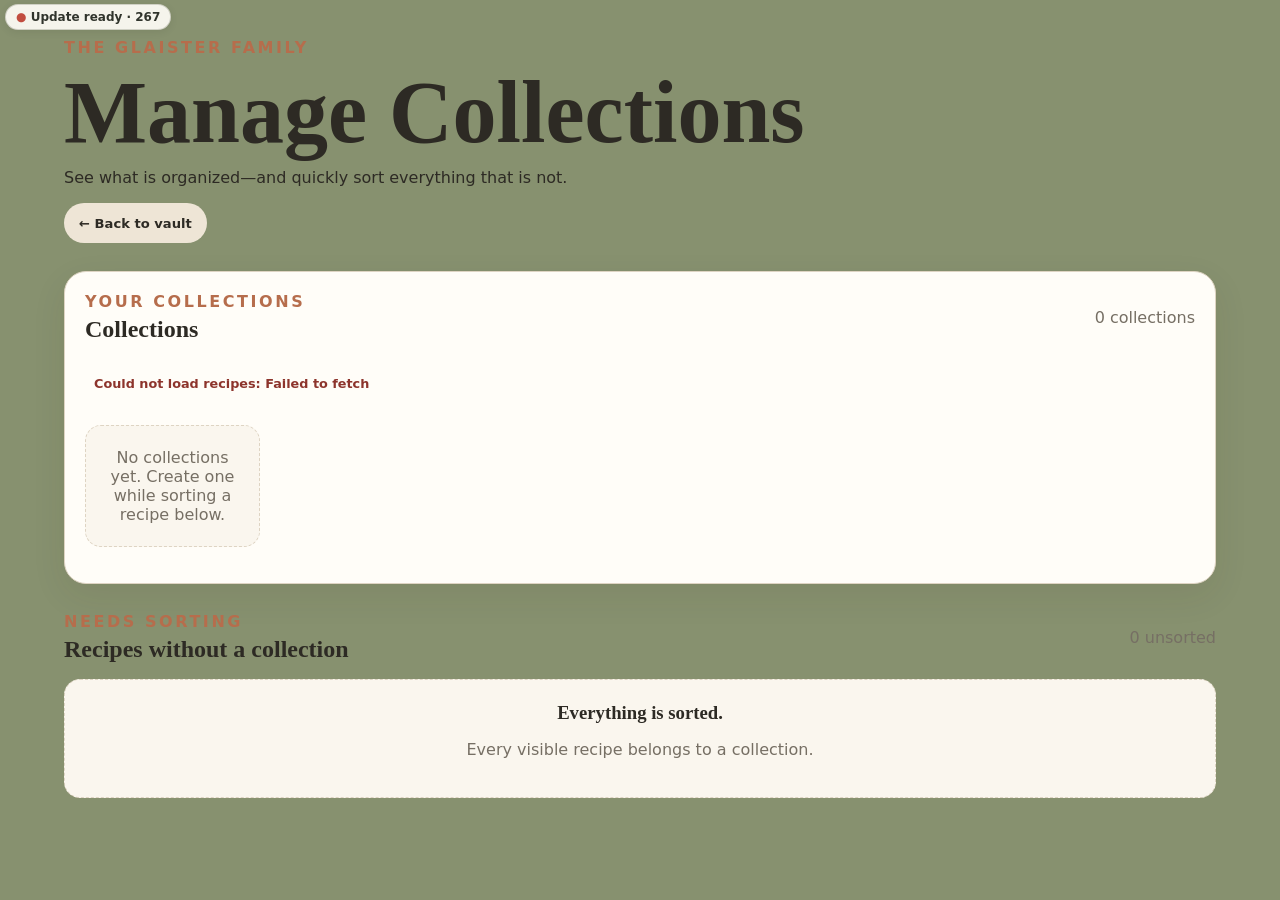
<file: manage-collections.html>
<!doctype html>
<html lang="en">
<head>
  <meta charset="utf-8">
  <meta name="viewport" content="width=device-width,initial-scale=1">
  <meta name="recipe-vault-build" content="256">
  <meta name="theme-color" content="#697454">
  <title>Manage Collections · Recipe Vault</title>
  <link rel="stylesheet" href="styles.css?v=193">
</head>
<body>
<header class="hero collections-hero">
  <div>
    <p class="eyebrow">THE GLAISTER FAMILY</p>
    <h1>Manage Collections</h1>
    <p>See what is organized—and quickly sort everything that is not.</p>
  </div>
  <div class="actions">
    <a class="secondary linkbtn" href="index.html">← Back to vault</a>
  </div>
</header>

<div id="fatalError" class="fatal" hidden></div>

<main class="collections-page">
  <section class="collections-summary panel-wide">
    <div class="section-heading">
      <div>
        <p class="eyebrow">YOUR COLLECTIONS</p>
        <h2>Collections</h2>
      </div>
      <span id="collectionCount" class="muted"></span>
    </div>
    <p id="collectionStatus" class="import-status" aria-live="polite"></p>
    <div id="collectionList" class="collection-list"></div>
  </section>

  <section class="unassigned-section">
    <div class="section-heading">
      <div>
        <p class="eyebrow">NEEDS SORTING</p>
        <h2>Recipes without a collection</h2>
      </div>
      <span id="unassignedCount" class="muted"></span>
    </div>
    <div id="unassignedGrid" class="unassigned-grid"></div>
  </section>
</main>

<script src="config.js?v=193"></script>
<script src="manage-collections.js?v=193"></script>
  <script src="build-status.js?v=256"></script>
</body>
</html>
</file>
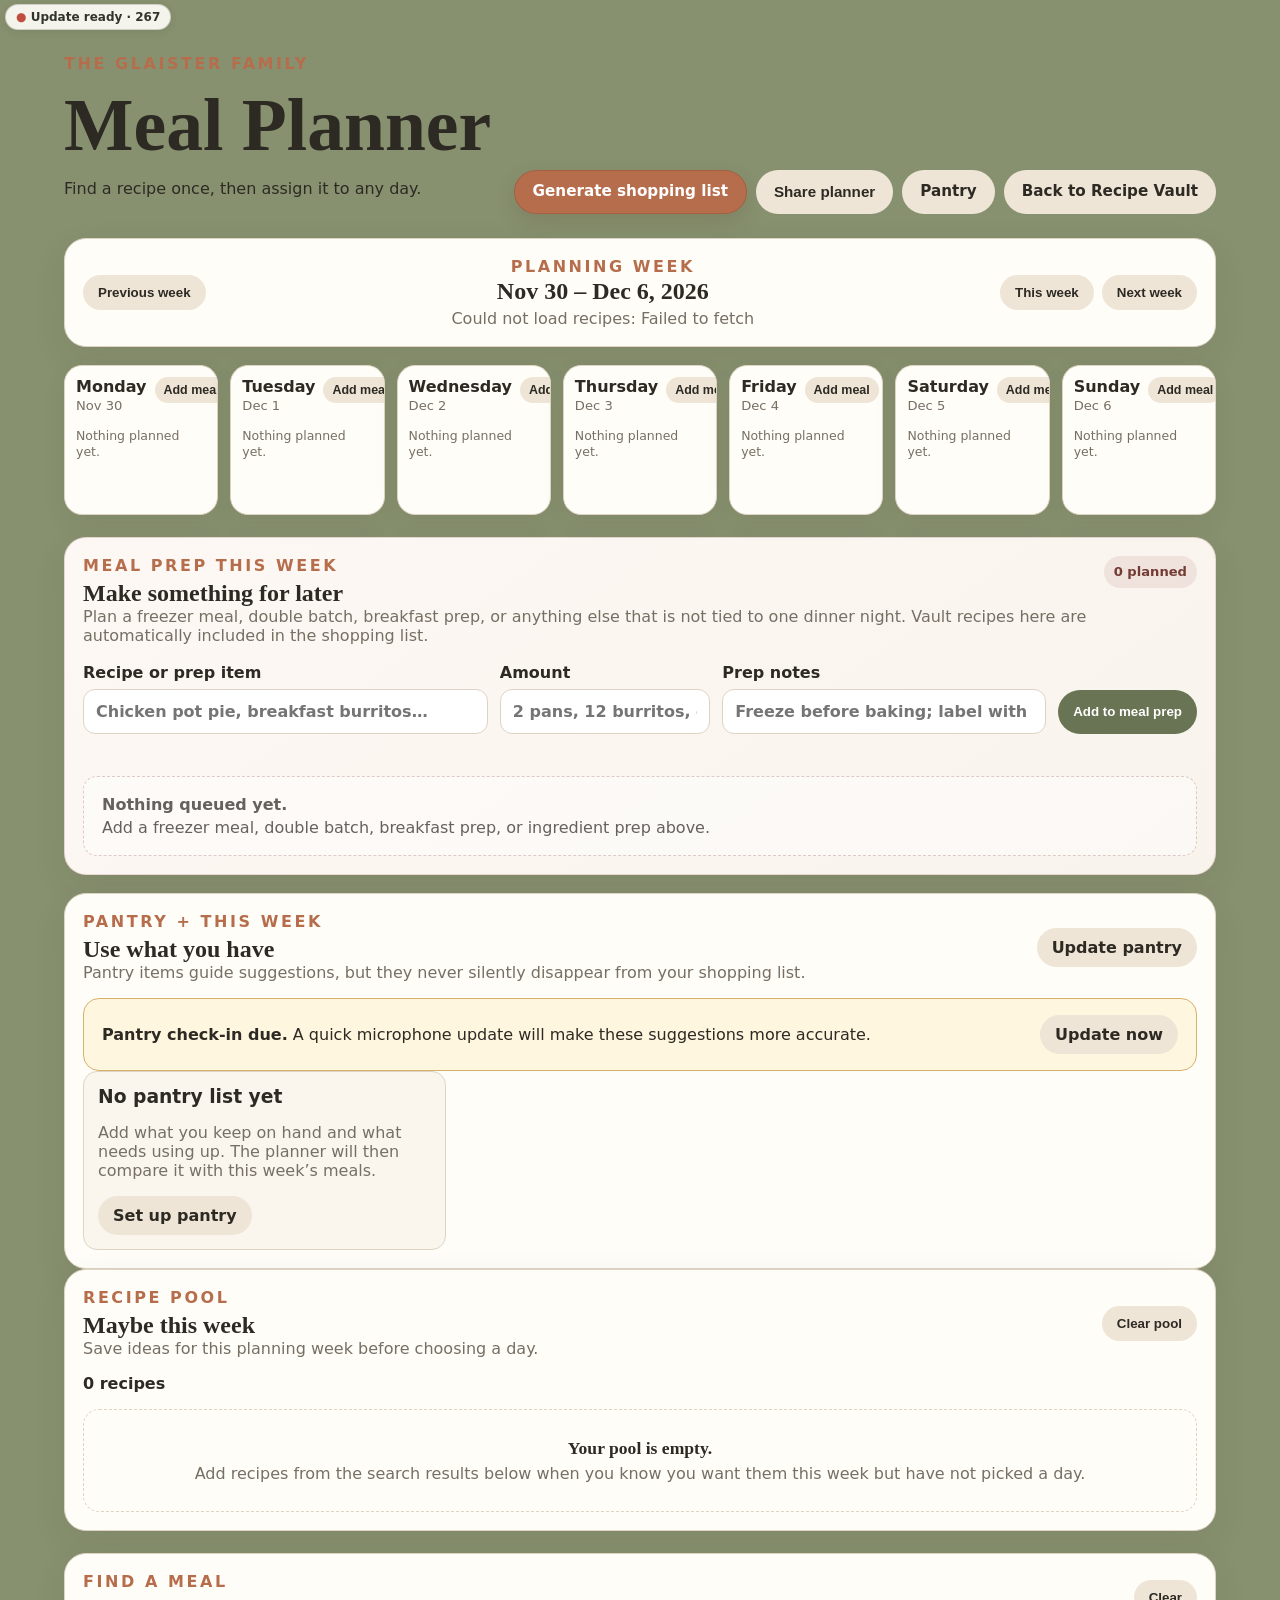
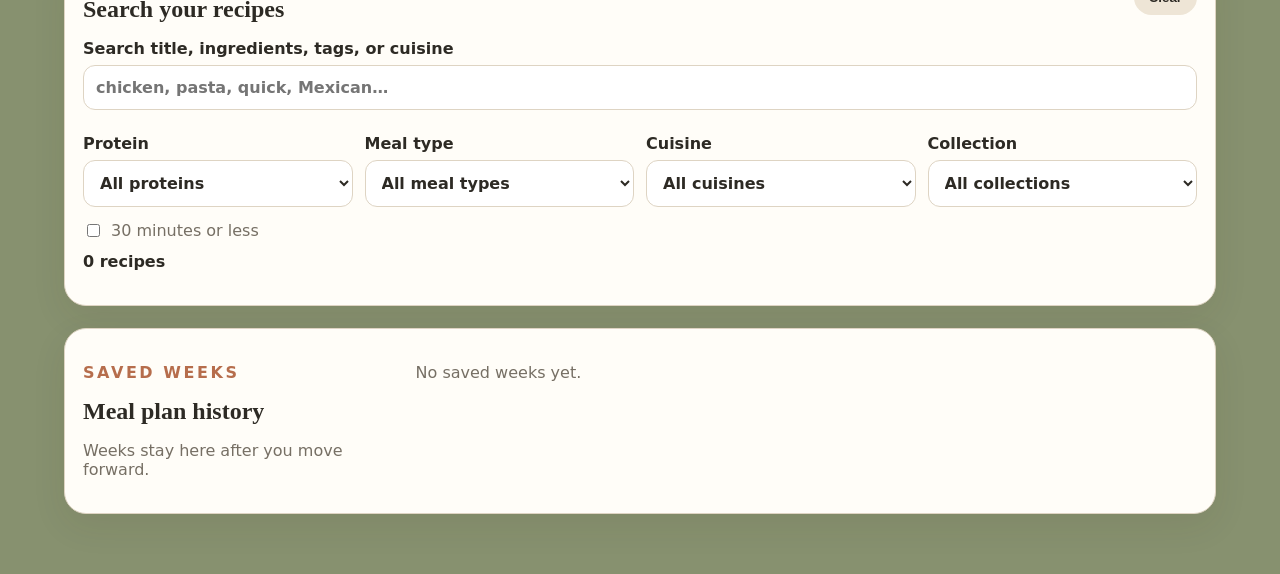
<file: meal-planner.html>
<!doctype html>
<html lang="en">
<head>
  <meta charset="utf-8">
  <meta name="viewport" content="width=device-width,initial-scale=1">
  <meta name="recipe-vault-build" content="263">
  <meta name="theme-color" content="#914b43">
  <title>Meal Planner · Glaister Family Recipe Vault</title>
  <link rel="stylesheet" href="styles.css?v=261">
  <link rel="stylesheet" href="meal-prep.css?v=257">
<style>
body.planner-view-only .planner-add-meal,
body.planner-view-only .planner-remove-meal,
body.planner-view-only .planner-made-meal,
body.planner-view-only .planner-pool,
body.planner-view-only .planner-finder { display:none !important; }
body.planner-view-only .planner-week-heading::after {
  content:"Shared view — update meals from the primary computer";
  display:block; margin-top:.35rem; font-size:.82rem; opacity:.75;
}
</style>
</head>
<body>
<header class="subpage-hero planner-page-hero">
  <div><p class="eyebrow">THE GLAISTER FAMILY</p><h1>Meal Planner</h1><p>Find a recipe once, then assign it to any day.</p></div>
  <div class="planner-page-top-actions">
    <button id="openShoppingList" class="primary shopping-list-header-button" type="button">Generate shopping list</button>
    <button id="sharePlanner" class="secondary" type="button">Share planner</button>
    <a class="secondary linkbtn" href="pantry.html">Pantry</a>
    <a class="secondary linkbtn" href="index.html">Back to Recipe Vault</a>
  </div>
</header>
<div id="fatalError" class="fatal" hidden></div>
<main class="planner-page">
  <section class="planner-week-toolbar panel">
    <button id="previousWeek" class="secondary" type="button">Previous week</button>
    <div class="planner-week-heading"><p class="eyebrow">PLANNING WEEK</p><h2 id="weekTitle"></h2><p id="weekStatus" class="muted" aria-live="polite"></p></div>
    <div class="planner-week-actions"><button id="thisWeek" class="secondary" type="button">This week</button><button id="nextWeek" class="secondary" type="button">Next week</button></div>
  </section>
  <section id="plannerGrid" class="planner-week-grid" aria-label="Weekly meal plan"></section>


  <section id="mealPrepPanel" class="panel meal-prep-panel" aria-labelledby="mealPrepHeading">
    <div class="section-heading meal-prep-heading">
      <div>
        <p class="eyebrow">MEAL PREP THIS WEEK</p>
        <h2 id="mealPrepHeading">Make something for later</h2>
        <p class="muted">Plan a freezer meal, double batch, breakfast prep, or anything else that is not tied to one dinner night. Vault recipes here are automatically included in the shopping list.</p>
      </div>
      <span id="mealPrepCount" class="meal-prep-count">0 planned</span>
    </div>
    <form id="mealPrepForm" class="meal-prep-form">
      <label class="field meal-prep-recipe-field">Recipe or prep item
        <input id="mealPrepName" type="text" list="mealPrepRecipeOptions" placeholder="Chicken pot pie, breakfast burritos…" required>
        <datalist id="mealPrepRecipeOptions"></datalist>
      </label>
      <label class="field">Amount<input id="mealPrepAmount" type="text" placeholder="2 pans, 12 burritos, double batch"></label>
      <label class="field meal-prep-notes-field">Prep notes<input id="mealPrepNotes" type="text" placeholder="Freeze before baking; label with date"></label>
      <button id="addMealPrep" class="primary" type="submit">Add to meal prep</button>
    </form>
    <p id="mealPrepStatus" class="muted meal-prep-status" aria-live="polite"></p>
    <div id="mealPrepList" class="meal-prep-list"></div>
  </section>

  <section id="pantryPlannerPanel" class="panel pantry-planner-panel">
    <div class="section-heading"><div><p class="eyebrow">PANTRY + THIS WEEK</p><h2>Use what you have</h2><p class="muted">Pantry items guide suggestions, but they never silently disappear from your shopping list.</p></div><a class="secondary linkbtn" href="pantry.html">Update pantry</a></div>
    <div id="pantryPlannerReminder" class="pantry-planner-reminder" hidden></div>
    <div id="pantryPlannerInsights" class="pantry-planner-insights"></div>
  </section>

  <section class="planner-pool panel">
    <div class="section-heading">
      <div><p class="eyebrow">RECIPE POOL</p><h2>Maybe this week</h2><p class="muted">Save ideas for this planning week before choosing a day.</p></div>
      <button id="clearRecipePool" class="secondary" type="button">Clear pool</button>
    </div>
    <div class="toolbar"><strong id="recipePoolCount">0 recipes</strong><span id="recipePoolStatus" class="muted" aria-live="polite"></span></div>
    <div id="recipePool" class="recipe-pool-grid"></div>
  </section>

  <section class="planner-finder panel">
    <div class="section-heading"><div><p class="eyebrow">FIND A MEAL</p><h2>Search your recipes</h2></div><button id="plannerClearFilters" class="secondary" type="button">Clear</button></div>
    <label class="search-field"><span>Search title, ingredients, tags, or cuisine</span><input id="plannerSearch" type="search" placeholder="chicken, pasta, quick, Mexican…"></label>
    <div class="planner-filter-grid">
      <label class="field">Protein<select id="plannerProtein"><option value="">All proteins</option></select></label>
      <label class="field">Meal type<select id="plannerType"><option value="">All meal types</option></select></label>
      <label class="field">Cuisine<select id="plannerCuisine"><option value="">All cuisines</option></select></label>
      <label class="field">Collection<select id="plannerCollection"><option value="">All collections</option></select></label>
    </div>
    <label class="check planner-quick-check"><input id="plannerQuickOnly" type="checkbox"> 30 minutes or less</label>
    <div class="toolbar"><strong id="plannerResultCount">0 recipes</strong></div>
    <div id="plannerResults" class="planner-results-grid"></div>
  </section>


  <section class="planner-history panel"><div><p class="eyebrow">SAVED WEEKS</p><h2>Meal plan history</h2><p class="muted">Weeks stay here after you move forward.</p></div><div id="savedWeeks" class="saved-weeks"></div></section>
</main>

<dialog id="shoppingListDialog" class="shopping-list-dialog wide">
  <button id="closeShoppingList" class="close" type="button">×</button>
  <p class="eyebrow">SHOPPING LIST</p>
  <h2 id="shoppingListTitle">Choose planned recipes</h2>
  <p id="shoppingListIntro" class="muted"></p>
  <section id="shoppingRecipeChooser" class="shopping-recipe-chooser"></section>
  <section id="shoppingExtraRecipes" class="shopping-extra-recipes">
    <div class="shopping-extra-heading">
      <div><strong>Add extra recipes</strong><span class="muted">Include toppings, sauces, sides, or desserts without scheduling them.</span></div>
    </div>
    <label class="search-field"><span>Search the vault</span><input id="shoppingExtraSearch" type="search" placeholder="avocado topping, sauce, side…"></label>
    <div id="shoppingExtraSelected" class="shopping-extra-selected"></div>
    <div id="shoppingExtraResults" class="shopping-extra-results"></div>
  </section>
  <div class="shopping-list-actions">
    <button id="generateShoppingList" class="primary" type="button">Generate list</button>
    <button id="backToShoppingRecipes" class="secondary" type="button" hidden>Change recipes</button>
    <button id="copyShoppingList" class="secondary" type="button" hidden>Copy list</button>
    <button id="printShoppingList" class="secondary" type="button" hidden>Print</button>
    <button id="finishShopping" class="primary" type="button" hidden>I finished shopping</button>
  </div>
  <p id="shoppingListStatus" class="import-status" aria-live="polite"></p>
  <section id="shoppingListOutput" class="shopping-list-output" hidden></section>
</dialog>


<dialog id="mealMadeDialog" class="meal-made-dialog wide">
  <button id="closeMealMade" class="close" type="button">×</button>
  <p class="eyebrow">MEAL MADE</p>
  <h2 id="mealMadeTitle">Update pantry?</h2>
  <p class="muted">Review what was used. Only checked ingredients will change your pantry.</p>
  <div id="mealMadeRows" class="meal-made-rows"></div>
  <div class="shopping-list-actions">
    <button id="confirmMealMade" class="primary" type="button">Mark made + update pantry</button>
    <button id="markMadeOnly" class="secondary" type="button">Mark made only</button>
  </div>
  <p id="mealMadeStatus" class="import-status" aria-live="polite"></p>
</dialog>

<dialog id="plannerAssignDialog" class="meal-plan-dialog">
  <button id="closePlannerAssign" class="close" type="button">×</button>
  <p class="eyebrow">ASSIGN MEAL</p><h2 id="plannerAssignName"></h2>
  <p class="muted">Choose a date. Days can hold more than one recipe.</p>
  <div id="plannerAssignDates" class="meal-plan-date-choices"></div>
  <p id="plannerAssignStatus" class="import-status" aria-live="polite"></p>
</dialog>
<script src="config.js?v=193"></script><script src="meal-planner.js?v=263"></script><script src="meal-prep.js?v=263"></script>

<script>
if ("serviceWorker" in navigator) {
  window.addEventListener("load", async () => {
    try {
      const registration = await navigator.serviceWorker.register("service-worker.js?v=257", {updateViaCache:"none"});
      await registration.update();
    } catch (error) {
      console.warn("Service worker update failed:", error);
    }
  });
}
</script>
  <script src="build-status.js?v=263"></script>
</body></html>
</file>
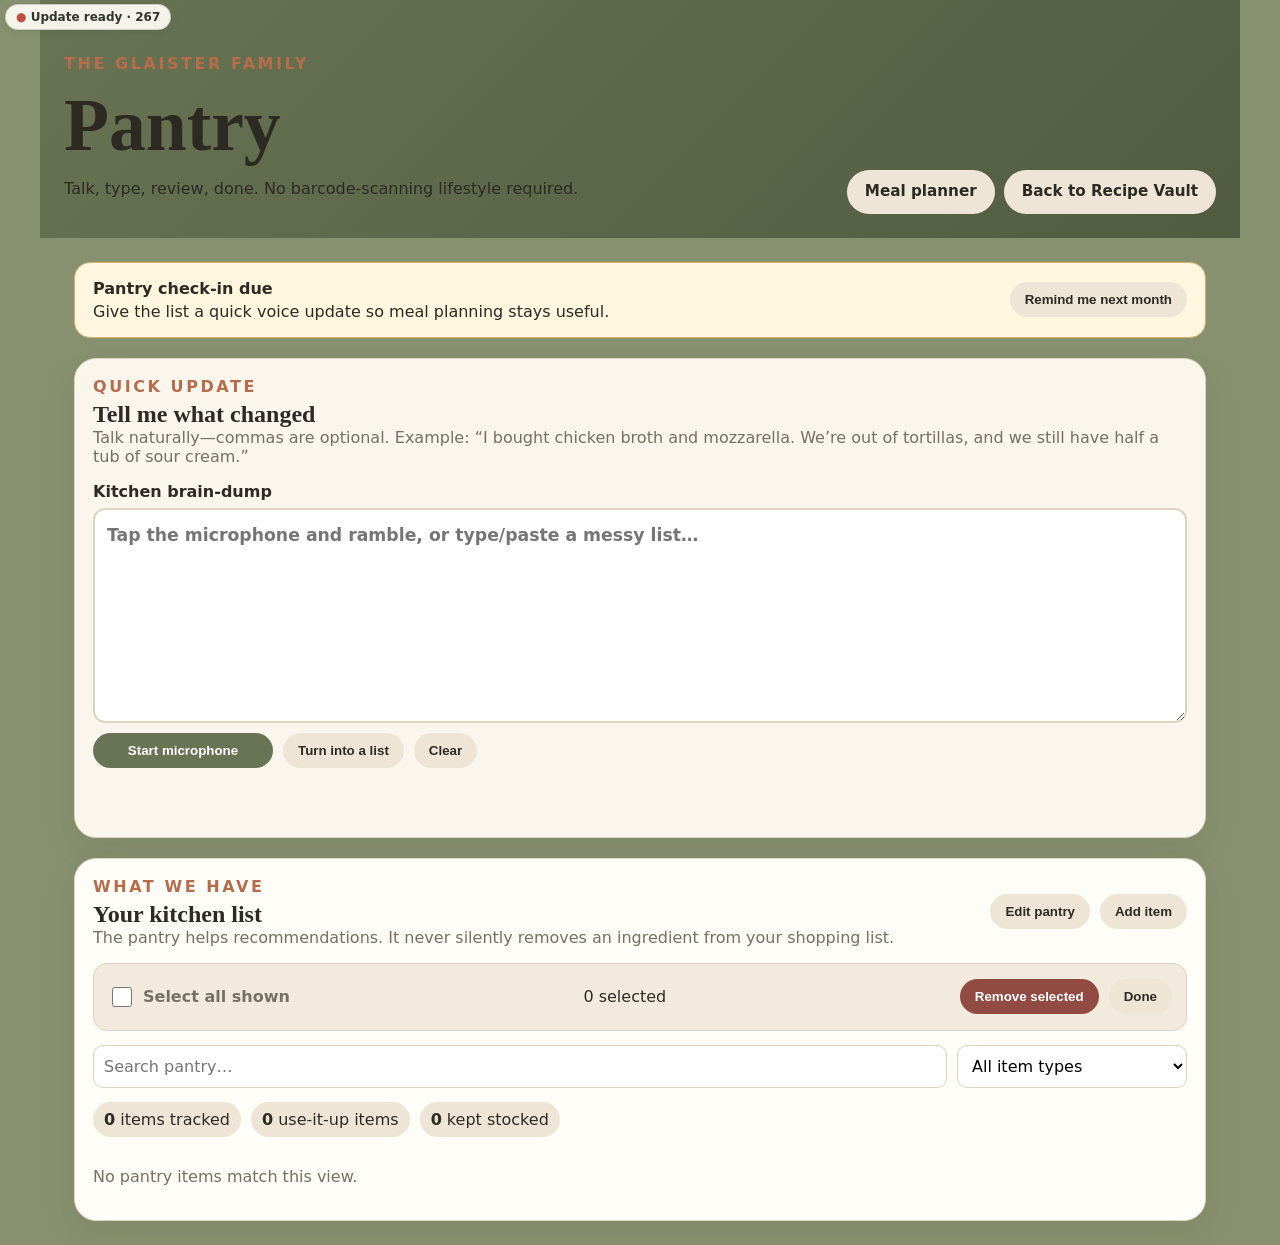
<file: pantry.html>
<!doctype html>
<html lang="en">
<head>
  <meta charset="utf-8">
  <meta name="viewport" content="width=device-width,initial-scale=1">
  <meta name="recipe-vault-build" content="256">
  <meta name="theme-color" content="#697454">
  <title>Pantry · Glaister Family Recipe Vault</title>
  <link rel="stylesheet" href="styles.css?v=193">
</head>
<body>
<header class="subpage-hero pantry-page-hero">
  <div><p class="eyebrow">THE GLAISTER FAMILY</p><h1>Pantry</h1><p>Talk, type, review, done. No barcode-scanning lifestyle required.</p></div>
  <div class="planner-page-top-actions"><a class="secondary linkbtn" href="meal-planner.html">Meal planner</a><a class="secondary linkbtn" href="index.html">Back to Recipe Vault</a></div>
</header>
<div id="fatalError" class="fatal" hidden></div>
<main class="pantry-page">
  <section id="pantryReminder" class="pantry-reminder" hidden>
    <div><strong>Pantry check-in due</strong><p>Give the list a quick voice update so meal planning stays useful.</p></div>
    <button id="dismissReminder" class="secondary" type="button">Remind me next month</button>
  </section>

  <section class="panel pantry-capture-panel">
    <div class="section-heading"><div><p class="eyebrow">QUICK UPDATE</p><h2>Tell me what changed</h2><p class="muted">Talk naturally—commas are optional. Example: “I bought chicken broth and mozzarella. We’re out of tortillas, and we still have half a tub of sour cream.”</p></div></div>
    <label class="field pantry-big-note">Kitchen brain-dump
      <textarea id="pantrySpeechText" rows="7" placeholder="Tap the microphone and ramble, or type/paste a messy list…"></textarea>
    </label>
    <div class="pantry-capture-actions">
      <button id="pantryMic" class="primary pantry-mic-button" type="button">Start microphone</button>
      <button id="parsePantry" class="secondary" type="button">Turn into a list</button>
      <button id="clearPantryText" class="secondary" type="button">Clear</button>
    </div>
    <p id="micStatus" class="import-status" aria-live="polite"></p>
    <div id="pantryReview" class="pantry-review" hidden>
      <div class="section-heading"><div><p class="eyebrow">REVIEW FIRST</p><h2>Here’s what I heard</h2></div><button id="savePantryReview" class="primary" type="button">Apply these updates</button></div>
      <div id="pantryReviewRows" class="pantry-review-rows"></div>
    </div>
  </section>

  <section class="panel pantry-inventory-panel">
    <div class="section-heading"><div><p class="eyebrow">WHAT WE HAVE</p><h2>Your kitchen list</h2><p class="muted">The pantry helps recommendations. It never silently removes an ingredient from your shopping list.</p></div><div class="pantry-heading-actions"><button id="editPantryItems" class="secondary" type="button">Edit pantry</button><button id="addPantryItem" class="secondary" type="button">Add item</button></div></div>
    <div id="pantryBulkToolbar" class="pantry-bulk-toolbar" hidden>
      <label class="check"><input id="selectAllPantryItems" type="checkbox"> Select all shown</label>
      <span id="pantrySelectedCount">0 selected</span>
      <div class="pantry-bulk-actions"><button id="deleteSelectedPantryItems" class="secondary danger" type="button" disabled>Remove selected</button><button id="cancelPantryEdit" class="secondary" type="button">Done</button></div>
    </div>
    <div class="pantry-filter-row">
      <input id="pantrySearch" type="search" placeholder="Search pantry…">
      <select id="pantryModeFilter"><option value="">All item types</option><option value="perishable">Use-it-up items</option><option value="stocked">Keep stocked</option><option value="staple">Pantry staples</option></select>
    </div>
    <div id="pantrySummary" class="pantry-summary"></div>
    <div id="pantryItems" class="pantry-items"></div>
  </section>
</main>
<dialog id="pantryItemDialog">
  <button id="closePantryItem" class="close" type="button">×</button>
  <h2 id="pantryItemDialogTitle">Pantry item</h2>
  <form id="pantryItemForm">
    <input id="pantryItemId" type="hidden">
    <label class="field">Item name<input id="pantryItemName" required type="text" placeholder="Chicken broth"></label>
    <div class="three-column-form">
      <label class="field">Amount<input id="pantryItemAmount" type="text" placeholder="Half, 2, almost full"></label>
      <label class="field">Unit<input id="pantryItemUnit" type="text" placeholder="carton, oz, jars"></label>
      <label class="field">Status<select id="pantryItemStatus"><option value="unopened">Unopened / new</option><option value="open">Open / in use</option><option value="frozen">Frozen</option><option value="use-soon">Use soon</option></select></label>
    </div>
    <label class="field">How should the vault treat it?<select id="pantryItemMode"><option value="perishable">Use-it-up item</option><option value="stocked">Keep stocked</option><option value="staple">Pantry staple</option></select></label>
    <div id="stockFields" class="three-column-form">
      <label class="field">Preferred stock<input id="pantryItemTarget" type="number" min="0" step="0.25" placeholder="2"></label>
      <label class="field">Normal package size<input id="pantryItemPackageSize" type="number" min="0" step="0.01" placeholder="32"></label>
      <label class="field">Package unit<input id="pantryItemPackageUnit" type="text" placeholder="oz"></label>
    </div>
    <div class="two-column-form">
      <label class="field">Store<input id="pantryItemStore" type="text" placeholder="Walmart"></label>
      <label class="field">Brand<input id="pantryItemBrand" type="text" placeholder="Great Value"></label>
    </div>
    <label class="field">Notes<input id="pantryItemNotes" type="text" placeholder="Usually buy the normal carton"></label>
    <div class="actions"><button class="primary" type="submit">Save item</button><button id="deletePantryItem" class="secondary" type="button" hidden>Remove item</button></div>
  </form>
</dialog>
<script src="pantry.js?v=193"></script>
  <script src="build-status.js?v=256"></script>
</body>
</html>
</file>
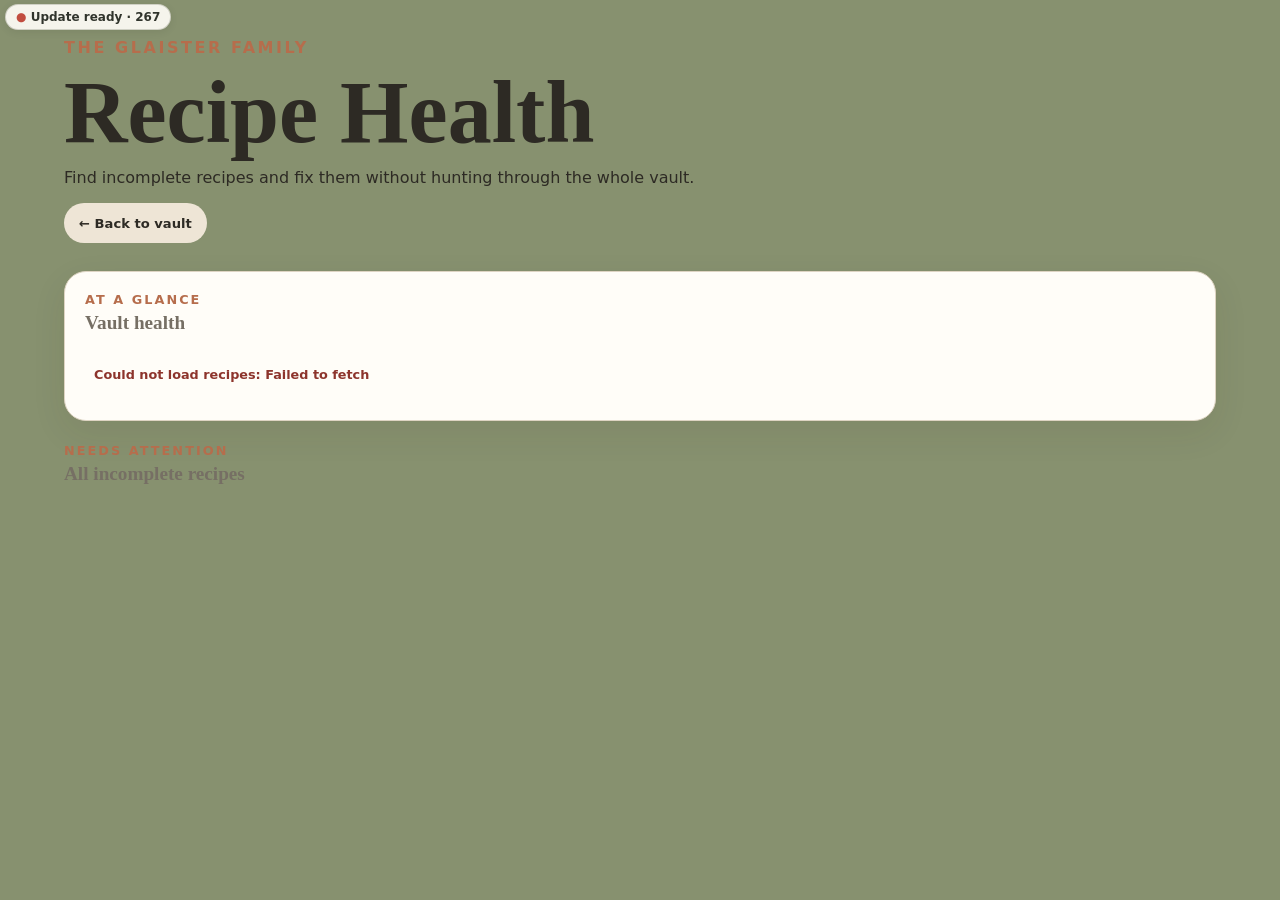
<file: recipe-health.html>
<!doctype html>
<html lang="en">
<head>
  <meta charset="utf-8">
  <meta name="viewport" content="width=device-width,initial-scale=1">
  <meta name="recipe-vault-build" content="256">
  <meta name="theme-color" content="#697454">
  <title>Recipe Health · Recipe Vault</title>
  <link rel="stylesheet" href="styles.css?v=193">
</head>
<body>
<header class="hero health-hero">
  <div>
    <p class="eyebrow">THE GLAISTER FAMILY</p>
    <h1>Recipe Health</h1>
    <p>Find incomplete recipes and fix them without hunting through the whole vault.</p>
  </div>
  <div class="actions">
    <a class="secondary linkbtn" href="index.html">← Back to vault</a>
  </div>
</header>

<div id="fatalError" class="fatal" hidden></div>

<main class="health-page">
  <section class="health-summary panel-wide">
    <div class="section-heading">
      <div>
        <p class="eyebrow">AT A GLANCE</p>
        <h2>Vault health</h2>
      </div>
      <strong id="healthComplete"></strong>
    </div>
    <div id="healthIssueButtons" class="health-issue-grid" aria-label="Recipe health filters"></div>
    <p id="healthStatus" class="import-status" aria-live="polite"></p>
  </section>

  <section class="health-results-section">
    <div class="section-heading">
      <div>
        <p class="eyebrow">NEEDS ATTENTION</p>
        <h2 id="healthResultsTitle">All incomplete recipes</h2>
      </div>
      <span id="healthResultsCount" class="muted"></span>
    </div>
    <div id="healthGrid" class="health-grid"></div>
  </section>
</main>

<script src="config.js?v=193"></script>
<script src="recipe-health.js?v=193"></script>
  <script src="build-status.js?v=256"></script>
</body>
</html>
</file>
<file: styles.css>
:root{--cream:#87916f;--paper:#fffdf8;--ink:#2d2a24;--muted:#766f64;--sage:#697454;--sage-dark:#505c3f;--clay:#b66d4c;--line:#ded4c3}
*{box-sizing:border-box}body{margin:0;background:var(--cream);color:var(--ink);font-family:system-ui,-apple-system,sans-serif}
.hero{max-width:1200px;margin:auto;padding:48px 24px 28px;display:flex;justify-content:space-between;align-items:end;gap:20px}
h1,h2{font-family:Georgia,serif}.hero h1{font-size:clamp(3rem,7vw,5.5rem);line-height:.9;margin:0}.eyebrow{letter-spacing:.16em;font-weight:800;color:var(--clay)}
.actions{display:flex;gap:9px;flex-wrap:wrap}.layout{max-width:1200px;margin:auto;padding:0 24px 60px;display:grid;grid-template-columns:270px 1fr;gap:22px}
.panel,.card,dialog{background:var(--paper);border:1px solid var(--line);border-radius:22px;box-shadow:0 12px 35px rgba(50,40,25,.08)}
.panel{padding:18px;align-self:start}.field{display:grid;gap:7px;font-weight:750;margin:10px 0}.field input,.field textarea{width:100%;border:1px solid var(--line);border-radius:12px;padding:12px;font:inherit}
.check{display:flex;gap:8px;margin:8px 0;color:var(--muted)}.filter-list{display:grid;gap:8px}.toolbar{margin:7px 0 16px}.toolbar span{margin-left:8px;color:var(--muted)}
.grid{display:grid;grid-template-columns:repeat(auto-fill,minmax(230px,1fr));gap:16px}.card{padding:18px;display:flex;flex-direction:column;min-height:235px}.card h2{font-size:1.35rem;margin:8px 0}.meta{color:var(--clay);font-size:.76rem;font-weight:800;text-transform:uppercase;letter-spacing:.08em}.card p{color:var(--muted)}.card .primary{margin-top:auto}
.primary,.secondary,.danger,.linkbtn{border:0;border-radius:999px;padding:10px 15px;font-weight:800;text-decoration:none;cursor:pointer;display:inline-flex;justify-content:center;align-items:center}.primary{background:var(--sage);color:#fff}.primary:hover{background:var(--sage-dark)}.secondary{background:#eee5d6;color:var(--ink)}.danger{background:#914b43;color:#fff}.full{width:100%;margin-top:18px}
dialog{width:min(620px,calc(100% - 24px));padding:22px}dialog.wide{width:min(1050px,calc(100% - 24px))}dialog::backdrop{background:rgba(30,25,20,.66)}.close{float:right;border:0;border-radius:50%;width:38px;height:38px;font-size:1.5rem}
.ratings{display:grid;gap:8px;margin:14px 0}.ratings>div{display:flex;align-items:center;gap:12px}.star{border:0;background:none;color:var(--clay);font-size:1.7rem;padding:0;cursor:pointer}.muted{color:var(--muted)}
.fatal{max-width:1152px;margin:0 auto 18px;padding:14px 18px;border-radius:14px;background:#ffe4df;border:1px solid #bc5a4b;color:#6e2018;font-weight:750}
.planner-day{border:1px solid var(--line);border-radius:12px;padding:12px;margin:10px 0}
@media(max-width:760px){.hero{align-items:flex-start;flex-direction:column}.layout{grid-template-columns:1fr}.grid{grid-template-columns:1fr}}

.structured-recipe{
  display:grid;
  gap:18px;
  margin:18px 0;
  padding:18px;
  border:1px solid var(--line);
  border-radius:16px;
  background:#faf6ee;
}
.structured-recipe h3{
  margin:0 0 10px;
  font-family:Georgia,serif;
}
.structured-recipe ul,
.structured-recipe ol{
  margin:0;
  padding-left:22px;
}
.structured-recipe li{
  margin:7px 0;
  line-height:1.45;
}

.recipe-card-image{
  width:calc(100% + 36px);
  height:165px;
  margin:-18px -18px 14px;
  object-fit:cover;
  border-radius:22px 22px 0 0;
  background:#eee5d6;
}
.recipe-detail-image{
  width:100%;
  max-height:430px;
  object-fit:cover;
  border-radius:16px;
  margin:12px 0 16px;
  background:#eee5d6;
}

.made-summary{
  display:inline-flex;
  flex-wrap:wrap;
  gap:8px;
  align-items:center;
  margin:4px 0 10px;
  padding:8px 11px;
  border-radius:999px;
  background:#eee5d6;
  color:var(--ink);
  font-size:.9rem;
  font-weight:800;
}

.add-recipe-dialog{width:min(760px,calc(100% - 24px))}
.add-tabs{display:flex;flex-wrap:wrap;gap:8px;margin:16px 0}
.add-tab{border:0;border-radius:999px;padding:9px 13px;background:#eee5d6;color:var(--ink);font-weight:800;cursor:pointer}
.add-tab.active{background:var(--sage);color:white}
.add-panel{display:none}
.add-panel.active{display:block}
.two-column-form{display:grid;grid-template-columns:repeat(2,minmax(0,1fr));gap:12px}
.three-column-form{display:grid;grid-template-columns:repeat(3,minmax(0,1fr));gap:12px}
.import-status{min-height:22px;margin-top:12px;color:var(--muted);font-weight:700}
.import-status.success{color:#47613a}
.import-status.error{color:#8d342c}
.bulk-results{display:grid;gap:8px;margin-top:12px;max-height:300px;overflow:auto}
.bulk-result{padding:10px 12px;border:1px solid var(--line);border-radius:12px;background:#faf6ee;font-size:.9rem}
.bulk-result.success{border-color:#9fb294}
.bulk-result.error{border-color:#ce8f85}
@media(max-width:650px){.two-column-form,.three-column-form{grid-template-columns:1fr}}

#editRecipeDialog{
  width:min(780px,calc(100% - 24px));
}
#editRecipeDialog textarea{
  resize:vertical;
}

.search-page{max-width:1200px;margin:auto;padding:0 24px 60px}
.find-panel{padding:18px;margin-bottom:18px;border:1px solid var(--line);border-radius:22px;background:var(--paper);box-shadow:0 12px 35px rgba(50,40,25,.08)}
.find-heading{display:flex;align-items:center;justify-content:space-between;gap:16px}.find-heading h2{margin:0}
.search-field{display:grid;gap:7px;margin:14px 0;font-weight:800}
.search-field input,.filter-grid select{width:100%;padding:12px;border:1px solid var(--line);border-radius:12px;background:white;color:var(--ink);font:inherit}
.filter-grid{display:grid;grid-template-columns:repeat(4,minmax(0,1fr));gap:12px}
.quick-filters{display:flex;flex-wrap:wrap;gap:10px 16px;margin-top:12px}
.match-reason{margin:7px 0 0;color:var(--muted);font-size:.78rem;font-weight:700}
@media(max-width:850px){.filter-grid{grid-template-columns:repeat(2,minmax(0,1fr))}}
@media(max-width:520px){.filter-grid{grid-template-columns:1fr}}

.search-toggle{
  width:100%;
  margin-bottom:12px;
  padding:14px 18px;
  border:1px solid var(--line);
  border-radius:16px;
  background:var(--paper);
  color:var(--ink);
  box-shadow:0 8px 24px rgba(50,40,25,.08);
  font:inherit;
  font-weight:800;
  text-align:left;
  cursor:pointer;
}
.search-toggle::after{
  content:"▾";
  float:right;
  transition:transform .2s ease;
}
.search-toggle[aria-expanded="true"]::after{
  transform:rotate(180deg);
}
.find-panel.collapsed{
  display:none;
}

.field select{
  width:100%;
  padding:12px;
  border:1px solid var(--line);
  border-radius:12px;
  background:white;
  color:var(--ink);
  font:inherit;
}
.new-category-input{
  margin-top:7px;
}

.card{cursor:pointer;transition:transform .15s ease,box-shadow .15s ease}
.card:hover{transform:translateY(-2px);box-shadow:0 16px 38px rgba(50,40,25,.12)}
.card:focus-visible{outline:3px solid var(--sage);outline-offset:3px}
dialog .close{position:sticky;top:0;z-index:5;margin-left:auto;display:block;background:var(--paper);box-shadow:0 5px 16px rgba(50,40,25,.12)}

/* Compact recipe cards: same image size, less white space */
.card{
  min-height:0;
  align-self:start;
  padding:12px;
}
.card h2{
  margin:6px 0 4px;
  font-size:1.12rem;
  line-height:1.15;
}
.card .meta{
  font-size:.68rem;
  line-height:1.2;
}
.card > p:not(.match-reason){
  display:-webkit-box;
  margin:5px 0 0;
  overflow:hidden;
  -webkit-box-orient:vertical;
  -webkit-line-clamp:2;
  color:var(--muted);
  font-size:.82rem;
  line-height:1.3;
}
.recipe-card-image{
  width:calc(100% + 24px);
  margin:-12px -12px 10px;
}
.card-quick-edit{
  position:absolute;
  top:8px;
  right:8px;
  z-index:2;
  padding:6px 9px;
  border:1px solid rgba(255,255,255,.75);
  border-radius:999px;
  background:rgba(255,253,248,.92);
  color:var(--ink);
  font-size:.72rem;
  font-weight:800;
  box-shadow:0 3px 10px rgba(0,0,0,.12);
  cursor:pointer;
}
.card{
  position:relative;
}
#quickEditDialog{
  width:min(520px,calc(100% - 24px));
}


/* Duplicate detection dialog */
.duplicate-dialog{width:min(620px,calc(100% - 24px))}
.duplicate-existing{display:grid;gap:5px;margin:18px 0;padding:16px;border:1px solid var(--line);border-radius:14px;background:#faf6ee}
.duplicate-existing strong{font-family:Georgia,serif;font-size:1.2rem}
.duplicate-existing span{overflow-wrap:anywhere;font-size:.85rem}
.duplicate-actions{display:flex;flex-wrap:wrap;gap:9px}
.duplicate-actions button:disabled{opacity:.55;cursor:wait}

/* Collection dropdown layout */
.four-column-form{display:grid;grid-template-columns:repeat(4,minmax(0,1fr));gap:12px}
@media(max-width:900px){.four-column-form{grid-template-columns:repeat(2,minmax(0,1fr))}}
@media(max-width:650px){.four-column-form{grid-template-columns:1fr}}


/* Home-screen edit mode */
.card-quick-edit[hidden]{display:none}


/* Inline card editing */
.grid.inline-edit-mode{grid-template-columns:repeat(auto-fill,minmax(300px,1fr));align-items:start}
.card.card-editing{cursor:default;padding:12px;transform:none}
.card.card-editing:hover{transform:none;box-shadow:0 12px 35px rgba(50,40,25,.08)}
.card-inline-editor{display:grid;gap:10px}
.inline-edit-image{width:72px;height:54px;object-fit:cover;border-radius:10px;background:#eee5d6;border:1px solid var(--line)}
.inline-edit-image-empty{display:grid;place-items:center;color:var(--muted);font-size:.7rem;font-weight:700}
.inline-edit-field{display:grid;gap:5px;margin:0;color:var(--ink);font-size:.73rem;font-weight:800}
.inline-edit-field input,.inline-edit-field select{width:100%;min-width:0;padding:9px 10px;border:1px solid var(--line);border-radius:10px;background:white;color:var(--ink);font:inherit;font-size:.84rem}
.inline-edit-title input{font-weight:800}
.inline-edit-grid{display:grid;grid-template-columns:repeat(3,minmax(0,1fr));gap:8px}
.inline-new-value{margin-top:5px}
.inline-edit-actions{display:flex;align-items:center;gap:10px;min-height:38px}
.inline-edit-actions .primary{padding:8px 14px}
.inline-edit-status{color:var(--muted);font-size:.78rem;font-weight:800}
.inline-edit-status.success{color:#47613a}
.inline-edit-status.error{color:#8d342c}
@media(max-width:720px){.grid.inline-edit-mode{grid-template-columns:1fr}.inline-edit-grid{grid-template-columns:1fr}}

/* Separate collection management page */
.collections-hero{align-items:flex-end}
.collections-page{max-width:1200px;margin:auto;padding:0 24px 60px;display:grid;gap:28px}
.panel-wide{padding:20px;border:1px solid var(--line);border-radius:22px;background:var(--paper);box-shadow:0 12px 35px rgba(50,40,25,.08)}
.section-heading{display:flex;align-items:flex-end;justify-content:space-between;gap:18px;margin-bottom:16px}
.section-heading h2,.section-heading p{margin:0}
.collection-list{display:grid;grid-template-columns:repeat(auto-fill,minmax(170px,1fr));gap:12px}
.collection-summary-card{display:grid;gap:5px;padding:15px;border:1px solid var(--line);border-radius:14px;background:#faf6ee}
.collection-summary-card strong{font-family:Georgia,serif;font-size:1.08rem}
.collection-summary-card span{color:var(--muted);font-size:.82rem;font-weight:700}
.unassigned-grid{display:grid;gap:14px}
.unassigned-card{display:grid;grid-template-columns:130px 1fr;gap:16px;padding:14px;border:1px solid var(--line);border-radius:18px;background:var(--paper);box-shadow:0 8px 24px rgba(50,40,25,.07)}
.unassigned-image{width:130px;height:110px;object-fit:cover;border-radius:12px;background:#eee5d6}
.unassigned-image-empty{display:grid;place-items:center;color:var(--muted);font-size:.78rem;font-weight:800}
.unassigned-content{min-width:0}
.unassigned-content h3{margin:4px 0 8px;font-family:Georgia,serif;font-size:1.16rem}
.compact-field{max-width:440px;margin:8px 0}
.unassigned-actions{display:flex;align-items:center;gap:12px;flex-wrap:wrap}
.unassigned-actions .primary{padding:8px 14px}
.all-sorted,.empty-message{padding:22px;border:1px dashed var(--line);border-radius:16px;background:#faf6ee;text-align:center}
.all-sorted h3{margin:0 0 5px;font-family:Georgia,serif}
@media(max-width:650px){.section-heading{align-items:flex-start;flex-direction:column;gap:5px}.unassigned-card{grid-template-columns:74px 1fr}.unassigned-image{width:74px;height:74px}.collections-hero{align-items:flex-start}}


/* Multiple collections */
.collections-link{background:#d8c3a5;color:var(--ink);padding:10px 15px}
.collections-link:hover{background:#cbb18d}
.multi-collection-picker{display:grid;gap:8px}
.collection-chips{display:flex;flex-wrap:wrap;gap:6px;min-height:30px;align-items:center}
.collection-chip{border:1px solid var(--line);border-radius:999px;padding:6px 9px;background:#eee5d6;color:var(--ink);font:inherit;font-size:.78rem;font-weight:800;cursor:pointer}
.collection-chip:hover{background:#e3d5c0}
.collection-empty{font-size:.8rem}
.collection-add-row{display:grid;grid-template-columns:minmax(0,1fr) minmax(0,1fr) auto;gap:7px;align-items:center}
.collection-add-row select,.collection-add-row input{width:100%;min-width:0;padding:9px 10px;border:1px solid var(--line);border-radius:10px;background:white;color:var(--ink);font:inherit;font-size:.84rem}
.collection-add-button{padding:8px 12px}
@media(max-width:560px){.collection-add-row{grid-template-columns:1fr auto}.collection-add-row input:not([hidden]){grid-column:1/-1;grid-row:2}.collection-add-row input[hidden]{display:none}}


/* Compact inline editing refinements */
.collections-link{
  width:168px;
  min-height:40px;
  padding:10px 11px;
  font-size:.82rem;
  line-height:1;
  white-space:nowrap;
}
.grid.inline-edit-mode{grid-template-columns:repeat(auto-fill,minmax(390px,1fr))}
.inline-edit-header{display:grid;grid-template-columns:72px minmax(0,1fr);gap:10px;align-items:center}
.inline-edit-title-summary{min-width:0;display:flex;align-items:center;justify-content:space-between;gap:10px}
.inline-edit-title-summary strong{min-width:0;overflow:hidden;text-overflow:ellipsis;white-space:nowrap;font-family:Georgia,serif;font-size:1rem}
.inline-title-toggle{flex:0 0 auto;padding:7px 10px;font-size:.72rem}
.inline-edit-title[hidden]{display:none}
.inline-edit-grid{grid-template-columns:minmax(120px,1fr) minmax(140px,1fr) minmax(250px,2fr);align-items:start}
.inline-edit-grid > .inline-edit-field:last-child{min-width:0}
.inline-edit-grid .collection-add-row{grid-template-columns:minmax(150px,1fr) auto}
.inline-edit-grid .collection-add-row input:not([hidden]){grid-column:1/-1}
.inline-edit-grid .collection-add-row input[hidden]{display:none}
@media(max-width:900px){
  .grid.inline-edit-mode{grid-template-columns:1fr}
  .inline-edit-grid{grid-template-columns:repeat(2,minmax(0,1fr))}
  .inline-edit-grid > .inline-edit-field:last-child{grid-column:1/-1}
}
@media(max-width:560px){
  .collections-link{width:auto;font-size:.8rem}
  .inline-edit-grid{grid-template-columns:1fr}
  .inline-edit-grid > .inline-edit-field:last-child{grid-column:auto}
  .inline-edit-title-summary{align-items:flex-start;flex-direction:column}
}


/* Per-card pencil editing */
.card-pencil-edit{
  position:absolute;
  top:8px;
  right:8px;
  z-index:3;
  width:34px;
  height:34px;
  padding:0;
  border:1px solid rgba(255,255,255,.8);
  border-radius:50%;
  background:rgba(255,253,248,.94);
  color:var(--ink);
  font-size:1.05rem;
  font-weight:900;
  line-height:1;
  box-shadow:0 3px 10px rgba(0,0,0,.14);
  cursor:pointer;
}
.card-pencil-edit:hover{transform:scale(1.05)}
.grid.has-inline-editor .card-editing{grid-column:span 2}
.card-editing{cursor:default}
@media(max-width:760px){.grid.has-inline-editor .card-editing{grid-column:span 1}}


/* Collection rename and delete tools */
.collection-summary-card{align-content:start}
.collection-summary-main{display:grid;gap:5px;min-width:0}
.collection-summary-actions{display:flex;gap:7px;flex-wrap:wrap;margin-top:6px}
.collection-tool-button{padding:7px 10px;font-size:.74rem}
.collection-rename-row{display:grid;grid-template-columns:minmax(0,1fr) auto auto;gap:7px;align-items:center;margin-top:4px}
.collection-rename-row[hidden]{display:none}
.collection-rename-row input{width:100%;min-width:0;padding:9px 10px;border:1px solid var(--line);border-radius:10px;background:white;color:var(--ink);font:inherit;font-size:.84rem}
@media(max-width:520px){.collection-rename-row{grid-template-columns:1fr auto}.collection-rename-row input{grid-column:1/-1}}


/* Cleaner collection management cards */
.collection-summary-card{
  position:relative;
  min-height:116px;
  padding:18px 54px 18px 18px;
}
.collection-card-pencil{
  position:absolute;
  top:12px;
  right:12px;
  width:34px;
  height:34px;
  padding:0;
  border:1px solid var(--line);
  border-radius:50%;
  background:var(--paper);
  color:var(--ink);
  font-size:1rem;
  font-weight:900;
  line-height:1;
  cursor:pointer;
  box-shadow:0 3px 10px rgba(50,40,25,.1);
}
.collection-card-pencil:hover,
.collection-card-pencil[aria-expanded="true"]{
  background:#eee5d6;
}
.collection-summary-tools{
  grid-column:1/-1;
  display:grid;
  gap:10px;
  margin-top:10px;
}
.collection-summary-tools[hidden]{display:none}
.collection-summary-actions{
  margin-top:0;
}
.collection-rename-row{
  display:grid;
  grid-template-columns:1fr;
  gap:9px;
  width:100%;
}
.collection-rename-row input{
  width:100%;
  min-width:0;
  padding:11px 12px;
  font-size:.95rem;
}
.collection-rename-actions{
  display:flex;
  gap:8px;
  flex-wrap:wrap;
}
.collection-rename-actions .collection-tool-button{
  min-width:78px;
}
@media(max-width:520px){
  .collection-summary-card{padding-right:52px}
  .collection-rename-row input{grid-column:auto}
}


/* Google Drive image backup controls */
.media-backup-panel{
  margin-top:20px;
  padding-top:18px;
  border-top:1px solid var(--line);
}
.media-backup-panel h3{
  margin:0 0 8px;
  font-family:Georgia,serif;
  font-size:1.25rem;
}
.media-backup-panel p{
  margin:0 0 14px;
  line-height:1.45;
}
.media-backup-panel .actions{
  align-items:center;
}

.backup-failure-report{
  margin-top:12px;
  padding:14px 16px;
  border:1px solid #ce8f85;
  border-radius:14px;
  background:#fff3f0;
  color:var(--ink);
}
.backup-failure-report ul{margin:10px 0;padding-left:22px}
.backup-failure-report li{margin:10px 0;line-height:1.4}
.backup-failure-report a{color:var(--clay);font-weight:800}
.backup-failure-report p{margin:10px 0 0;color:var(--muted)}

/* Recipe Health */
.health-link{background:#d9c7aa;color:var(--ink)}
.health-page{max-width:1200px;margin:auto;padding:0 24px 60px;display:grid;gap:22px}
.panel-wide{padding:20px;border:1px solid var(--line);border-radius:22px;background:var(--paper);box-shadow:0 12px 35px rgba(50,40,25,.08)}
.section-heading{display:flex;justify-content:space-between;align-items:center;gap:16px}.section-heading h2{margin:0}.section-heading .eyebrow{margin-bottom:5px}
.health-issue-grid{display:grid;grid-template-columns:repeat(auto-fit,minmax(190px,1fr));gap:10px;margin-top:16px}
.health-issue-button{display:flex;justify-content:space-between;align-items:center;gap:12px;padding:13px 15px;border:1px solid var(--line);border-radius:14px;background:#faf6ee;color:var(--ink);font:inherit;font-weight:750;cursor:pointer;text-align:left}
.health-issue-button strong{min-width:30px;padding:4px 8px;border-radius:999px;background:#eee5d6;text-align:center}.health-issue-button.active{border-color:var(--sage);box-shadow:0 0 0 2px rgba(105,116,84,.15)}
.health-results-section{display:grid;gap:14px}.health-grid{display:grid;gap:16px}
.health-card{padding:18px;border:1px solid var(--line);border-radius:20px;background:var(--paper);box-shadow:0 10px 28px rgba(50,40,25,.07)}
.health-card-head{display:grid;grid-template-columns:90px 1fr;gap:14px;align-items:center;margin-bottom:14px}.health-card-head img,.health-image-placeholder{width:90px;height:70px;border-radius:12px;object-fit:cover;background:#eee5d6}.health-image-placeholder{display:grid;place-items:center;color:var(--muted);font-size:.76rem;font-weight:800}.health-card h3{margin:0 0 8px;font-family:Georgia,serif;font-size:1.25rem}
.health-badges{display:flex;flex-wrap:wrap;gap:6px}.health-badges span{padding:4px 8px;border-radius:999px;background:#ffe4df;color:#6e2018;font-size:.72rem;font-weight:800}
.health-form-grid{display:grid;grid-template-columns:repeat(3,minmax(0,1fr));gap:12px}.health-image-field{grid-column:1/-1}
.health-edit-form textarea{resize:vertical}.health-card-actions{display:flex;align-items:center;gap:12px;flex-wrap:wrap}.health-card-actions .import-status{margin:0}
.health-collection-picker{display:grid;gap:8px}.health-collection-row{display:grid;grid-template-columns:minmax(0,1fr) auto;gap:8px}.health-collection-row select,.health-collection-picker input{width:100%;padding:10px 12px;border:1px solid var(--line);border-radius:12px;background:white;font:inherit}.compact{padding:8px 12px}
.health-clear-state{padding:30px;border:1px dashed var(--line);border-radius:18px;text-align:center;background:var(--paper)}.health-clear-state h3{margin-top:0}
@media(max-width:700px){.health-form-grid{grid-template-columns:1fr}.health-card-head{grid-template-columns:70px 1fr}.health-card-head img,.health-image-placeholder{width:70px;height:60px}.section-heading{align-items:flex-start;flex-direction:column}}


/* Standardized header navigation buttons */
.hero .actions > button,
.hero .actions > .linkbtn {
  width:auto;
  min-width:0;
  min-height:40px;
  padding:10px 15px;
  font-size:.82rem;
  line-height:1;
  white-space:nowrap;
  flex:0 0 auto;
}
.hero .actions .collections-link {
  width:auto;
  background:#d8c3a5;
  color:var(--ink);
}
.hero .actions .collections-link:hover {background:#cbb18d}
.hero .actions .health-link {
  width:auto;
  background:#eee5d6;
  color:var(--ink);
}
.hero .actions .health-link:hover {background:#e3d5c0}
.hero .actions .planner-button {
  background:#a65f52;
  color:#fff;
}
.hero .actions .planner-button:hover {background:#8f4d43}
@media(max-width:560px){
  .hero .actions > button,
  .hero .actions > .linkbtn {font-size:.8rem}
}

/* Home-page navigation hierarchy */
.hero{
  display:block;
  max-width:1200px;
  margin:auto;
  padding:22px 24px 28px;
}
.hero-tools{
  display:flex;
  justify-content:flex-end;
  align-items:center;
  gap:8px;
  flex-wrap:wrap;
  margin-bottom:24px;
}
.hero-tools > button,
.hero-tools > .linkbtn{
  min-height:34px;
  padding:7px 12px;
  font-size:.78rem;
  line-height:1;
  white-space:nowrap;
}
.hero-main{
  display:flex;
  justify-content:space-between;
  align-items:flex-end;
  gap:20px;
}
.hero-primary-actions{
  justify-content:flex-end;
}
@media(max-width:760px){
  .hero{padding-top:16px}
  .hero-tools{justify-content:flex-start;margin-bottom:22px}
  .hero-main{align-items:flex-start;flex-direction:column}
  .hero-primary-actions{justify-content:flex-start}
}

/* Weekly meal planner */
.subpage-hero{max-width:1200px;margin:auto;padding:38px 24px 24px;display:flex;justify-content:space-between;align-items:end;gap:20px}
.subpage-hero h1{font-size:clamp(2.5rem,6vw,4.6rem);line-height:1;margin:.15em 0}
.planner-page{max-width:1200px;margin:auto;padding:0 24px 60px}
.planner-page-hero .secondary{align-self:flex-start}
.planner-week-toolbar{display:grid;grid-template-columns:auto 1fr auto;align-items:center;gap:18px;margin-bottom:18px}
.planner-week-heading{text-align:center}.planner-week-heading h2{margin:2px 0 4px}.planner-week-heading p{margin:0}
.planner-week-actions{display:flex;gap:8px;justify-content:flex-end}
.planner-week-grid{display:grid;grid-template-columns:repeat(7,minmax(0,1fr));gap:12px;margin-bottom:22px}
.planner-day-card{min-width:0;background:var(--paper);border:1px solid var(--line);border-radius:18px;padding:12px;box-shadow:0 8px 24px rgba(50,40,25,.07)}
.planner-day-header{display:flex;justify-content:space-between;align-items:start;gap:8px;margin-bottom:10px}.planner-day-header div{display:grid;gap:2px}.planner-day-header span{color:var(--muted);font-size:.82rem}.planner-clear{border:0;background:none;color:var(--clay);font-weight:800;cursor:pointer;padding:2px}
.planner-recipe-image{width:100%;height:92px;object-fit:cover;border-radius:12px;margin-bottom:8px;background:#eee5d6}
.planner-recipe-select{margin:0 0 9px}.planner-recipe-select select{font-size:.86rem;padding:9px}
.planner-recipe-link{display:block;color:var(--ink);font-family:Georgia,serif;font-weight:800;text-decoration:none;line-height:1.2;margin-top:6px}.planner-recipe-link:hover{text-decoration:underline}
.planner-recipe-meta,.planner-empty{font-size:.78rem;line-height:1.35;margin:5px 0 0;color:var(--muted)}
.planner-history{display:grid;grid-template-columns:minmax(220px,.8fr) 2fr;gap:20px;align-items:start}.planner-history h2{margin:2px 0 6px}.saved-weeks{display:grid;grid-template-columns:repeat(2,minmax(0,1fr));gap:9px}
.saved-week-button{display:flex;justify-content:space-between;align-items:center;gap:12px;border:1px solid var(--line);border-radius:14px;background:#faf6ee;padding:11px 13px;color:var(--ink);text-align:left;cursor:pointer}.saved-week-button span{color:var(--muted);font-size:.82rem;white-space:nowrap}.saved-week-button.active{outline:2px solid var(--clay);outline-offset:1px}
@media(max-width:1050px){.planner-week-grid{grid-template-columns:repeat(4,minmax(0,1fr))}}
@media(max-width:760px){.subpage-hero{align-items:flex-start;flex-direction:column}.planner-week-toolbar{grid-template-columns:1fr}.planner-week-heading{order:-1;text-align:left}.planner-week-actions{justify-content:flex-start}.planner-week-grid{grid-template-columns:repeat(2,minmax(0,1fr))}.planner-history{grid-template-columns:1fr}.saved-weeks{grid-template-columns:1fr}}
@media(max-width:480px){.planner-week-grid{grid-template-columns:1fr}.planner-day-card{display:grid;grid-template-columns:82px 1fr;column-gap:12px}.planner-day-header{grid-column:1/-1}.planner-recipe-image{height:82px;margin:0}.planner-recipe-select,.planner-recipe-link,.planner-recipe-meta,.planner-empty{grid-column:2}.planner-recipe-select{grid-row:2}.planner-recipe-link{grid-row:3}}


/* Date-aware meal planning */
.card-meal-plan{position:absolute;left:8px;top:8px;z-index:2;border:1px solid rgba(255,255,255,.75);border-radius:999px;padding:6px 9px;background:rgba(166,95,82,.94);color:white;font-size:.7rem;font-weight:800;cursor:pointer;box-shadow:0 3px 10px rgba(0,0,0,.12)}
.meal-plan-dialog{width:min(700px,calc(100% - 24px))}.meal-plan-date-choices{display:grid;grid-template-columns:repeat(2,minmax(0,1fr));gap:9px;margin-top:14px}.meal-plan-date-choice{display:grid;gap:4px;padding:12px 14px;border:1px solid var(--line);border-radius:14px;background:#faf6ee;color:var(--ink);text-align:left;cursor:pointer}.meal-plan-date-choice strong{font-size:.92rem}.meal-plan-date-choice span{color:var(--muted);font-size:.8rem;overflow:hidden;text-overflow:ellipsis;white-space:nowrap}.meal-plan-date-choice.occupied{border-color:#cbbda7;background:#f3eadc}.meal-plan-date-choice:hover{box-shadow:0 0 0 2px rgba(166,95,82,.14)}
.meal-plan-date-choice.current-recipe{border-color:#a65f52;background:#f4ded8;box-shadow:inset 4px 0 0 #a65f52}
.meal-plan-date-choice.current-recipe strong,.meal-plan-date-choice.current-recipe span{color:#733d35}

.planner-finder{margin-bottom:22px}.planner-filter-grid{display:grid;grid-template-columns:repeat(4,minmax(0,1fr));gap:12px}.planner-quick-check{margin:4px 0 12px}.planner-results-grid{display:grid;grid-template-columns:repeat(auto-fill,minmax(260px,1fr));gap:12px}.planner-result-card{display:grid;grid-template-columns:86px 1fr;gap:12px;padding:12px;border:1px solid var(--line);border-radius:16px;background:#faf6ee;align-items:center}.planner-result-card img,.planner-result-placeholder{width:86px;height:78px;object-fit:cover;border-radius:11px;background:#eee5d6}.planner-result-placeholder{display:grid;place-items:center;color:var(--muted);font-size:.72rem;font-weight:800}.planner-result-card h3{margin:0 0 5px;font-family:Georgia,serif;font-size:1rem;line-height:1.15}.planner-result-card p{margin:0 0 8px;color:var(--muted);font-size:.75rem;line-height:1.35}.planner-day-card .planner-empty{min-height:45px}.planner-day-card{min-height:150px}
@media(max-width:760px){.planner-filter-grid{grid-template-columns:repeat(2,minmax(0,1fr))}.meal-plan-date-choices{grid-template-columns:1fr}}
@media(max-width:500px){.planner-filter-grid{grid-template-columns:1fr}.planner-results-grid{grid-template-columns:1fr}}

/* Organized meal assignment and recipe pool */
.meal-plan-date-choices{display:grid;grid-template-columns:1fr;gap:18px;margin-top:16px}
.meal-plan-week-group{display:grid;gap:9px}
.meal-plan-week-heading{display:flex;justify-content:space-between;align-items:baseline;gap:14px;padding:0 3px}
.meal-plan-week-heading span{color:var(--clay);font-size:.72rem;font-weight:900;letter-spacing:.11em;text-transform:uppercase}
.meal-plan-week-heading strong{font-family:Georgia,serif;font-size:1.05rem;text-align:right}
.meal-plan-week-days{display:grid;grid-template-columns:1fr;gap:7px}
.meal-plan-date-choice{display:grid;grid-template-columns:minmax(150px,.8fr) minmax(0,1.2fr);align-items:center;gap:14px;padding:11px 14px}
.meal-plan-date-choice strong{font-size:.9rem}
.meal-plan-date-choice span{text-align:right}

.planner-pool{margin-bottom:22px}
.recipe-pool-grid{display:grid;grid-template-columns:repeat(auto-fill,minmax(280px,1fr));gap:12px}
.recipe-pool-card{display:grid;grid-template-columns:86px 1fr;gap:12px;padding:12px;border:1px solid var(--line);border-radius:16px;background:#faf6ee;align-items:center}
.recipe-pool-card.assigned{background:#f1eee6;border-color:#b8b09f}
.recipe-pool-card img,.recipe-pool-card .planner-result-placeholder{width:86px;height:82px;object-fit:cover;border-radius:11px}
.recipe-pool-content h3{margin:0 0 5px;font-family:Georgia,serif;font-size:1rem;line-height:1.15}
.recipe-pool-content>p{margin:0 0 6px;color:var(--muted);font-size:.76rem;line-height:1.35}
.pool-assigned-note{color:var(--sage)!important;font-weight:800}
.pool-unscheduled-note{font-style:italic}
.pool-card-actions,.planner-result-actions{display:flex;flex-wrap:wrap;gap:7px}
.recipe-pool-empty{grid-column:1/-1;display:grid;gap:5px;place-items:center;text-align:center;padding:28px;border:1px dashed var(--line);border-radius:16px;color:var(--muted)}
.recipe-pool-empty strong{color:var(--ink);font-family:Georgia,serif;font-size:1.1rem}
.planner-result-scheduled{color:var(--sage)!important;font-weight:800}
.planner-result-actions button:disabled{opacity:.58;cursor:default}

@media(max-width:560px){
  .meal-plan-week-heading{display:grid;gap:2px}.meal-plan-week-heading strong{text-align:left}
  .meal-plan-date-choice{grid-template-columns:1fr;gap:3px}.meal-plan-date-choice span{text-align:left}
  .recipe-pool-grid{grid-template-columns:1fr}
}


/* Planner shared-sync diagnostics */

/* Quiet automatic planner sync status */
#weekStatus[data-state="checking"]{color:var(--muted)}
#weekStatus[data-state="connected"]{color:#47613a;font-weight:800}
#weekStatus[data-state="error"]{color:#8d342c;font-weight:800}

/* Shopping list generator */
.shopping-list-panel{margin-top:18px}
.shopping-list-dialog{width:min(860px,calc(100% - 24px))}
.shopping-recipe-chooser{display:grid;grid-template-columns:repeat(2,minmax(0,1fr));gap:10px;margin:18px 0}
.shopping-recipe-choice{display:flex;align-items:center;gap:10px;padding:12px;border:1px solid var(--line);border-radius:14px;background:#faf6ee;cursor:pointer}
.shopping-recipe-choice input{width:auto;margin:0}
.shopping-recipe-choice span{display:grid;gap:2px}
.shopping-recipe-choice small{color:var(--muted);font-weight:700}
.shopping-list-actions{display:flex;flex-wrap:wrap;gap:9px;margin:14px 0}
.shopping-list-output{display:grid;grid-template-columns:repeat(2,minmax(0,1fr));gap:16px;margin-top:18px}
.shopping-list-summary,.shopping-list-recipes{grid-column:1/-1;padding:14px;border:1px solid var(--line);border-radius:14px;background:#faf6ee}
.shopping-list-summary{display:flex;justify-content:space-between;gap:12px;align-items:center}
.shopping-category{padding:15px;border:1px solid var(--line);border-radius:16px;background:var(--paper)}
.shopping-category h3,.shopping-list-recipes h3{margin:0 0 10px;font-family:Georgia,serif}
.shopping-item{display:flex!important;grid-template-columns:none!important;align-items:flex-start;gap:9px!important;margin:8px 0!important;font-weight:500!important}
.shopping-item input{width:auto;margin-top:3px}
.shopping-item input:checked + span{text-decoration:line-through;color:var(--muted)}
@media(max-width:650px){.shopping-recipe-chooser,.shopping-list-output{grid-template-columns:1fr}.shopping-list-summary,.shopping-list-recipes{grid-column:auto}}
@media print{
  body *{visibility:hidden!important}
  #shoppingListDialog,#shoppingListDialog *{visibility:visible!important}
  #shoppingListDialog{position:absolute;inset:0;width:100%;max-width:none;border:0;box-shadow:none}
  #shoppingListDialog .close,.shopping-list-actions,#shoppingRecipeChooser,#shoppingListStatus{display:none!important}
  .shopping-list-output{display:grid!important}
}


/* Meal planner top actions */
.planner-page-top-actions{display:flex;flex-wrap:wrap;gap:9px;align-items:center;justify-content:flex-end}
.planner-page-top-actions .planner-button,
.planner-page-top-actions .linkbtn{min-height:40px;white-space:nowrap}
@media(max-width:760px){.planner-page-top-actions{justify-content:flex-start}}


/* Smarter shopping list sections */
.shopping-list-header-button{
  background:var(--sage);
  color:#fff;
  min-height:40px;
  border:0;
  border-radius:999px;
  padding:10px 15px;
  font:inherit;
  font-weight:800;
  cursor:pointer;
}
.shopping-list-header-button:hover{background:var(--sage-dark)}
.shopping-item-row{
  display:grid;
  grid-template-columns:minmax(0,1fr) minmax(145px,.55fr);
  gap:10px;
  align-items:center;
  padding:5px 0;
}
.shopping-item-row .shopping-item{margin:0!important}
.shopping-section-select{
  width:100%;
  padding:8px 10px;
  border:1px solid var(--line);
  border-radius:10px;
  background:#fff;
  color:var(--ink);
  font:inherit;
  font-size:.78rem;
}
@media(max-width:580px){
  .shopping-item-row{grid-template-columns:1fr;gap:5px;padding:8px 0}
  .shopping-section-select{max-width:none}
}
@media print{.shopping-section-select{display:none!important}.shopping-item-row{display:block}}

/* Shopping-list extra recipes */
.shopping-extra-recipes{
  margin:18px 0;
  padding:16px;
  border:1px solid var(--line);
  border-radius:16px;
  background:#faf6ee;
}
.shopping-extra-heading strong{display:block;font-family:Georgia,serif;font-size:1.05rem}
.shopping-extra-heading span{display:block;margin-top:3px;font-size:.88rem}
.shopping-extra-selected{display:flex;flex-wrap:wrap;gap:8px;margin:10px 0}
.shopping-extra-chip{display:inline-flex;align-items:center;gap:7px;padding:7px 10px;border-radius:999px;background:#eee5d6;font-weight:750}
.shopping-extra-chip button{border:0;background:none;font-size:1.05rem;line-height:1;cursor:pointer}
.shopping-extra-results{display:grid;gap:7px;max-height:230px;overflow:auto}
.shopping-extra-result{display:flex;justify-content:space-between;gap:14px;width:100%;padding:10px 12px;border:1px solid var(--line);border-radius:12px;background:var(--paper);color:var(--ink);text-align:left;cursor:pointer}
.shopping-extra-result:hover{border-color:var(--sage)}
.shopping-extra-result span{color:var(--muted);font-size:.82rem;text-align:right}

/* Multiple recipes per planner day */
.planner-add-meal{border:0;border-radius:999px;padding:6px 10px;background:#eee5d6;color:var(--ink);font-weight:800;cursor:pointer}
.planner-day-meals{display:grid;gap:9px}
.planner-day-meal{position:relative;display:grid;grid-template-columns:64px 1fr auto;gap:9px;align-items:center;padding:8px;border:1px solid var(--line);border-radius:13px;background:#faf6ee}
.planner-day-meal .planner-recipe-image{width:64px;height:56px;margin:0;border-radius:9px}
.planner-day-meal-copy{min-width:0}.planner-day-meal-copy .planner-recipe-link{margin:0;font-size:.92rem}.planner-day-meal-copy .planner-recipe-meta{margin:3px 0 0}
.planner-remove-meal{border:0;background:none;color:var(--clay);font-size:1.25rem;font-weight:900;cursor:pointer;padding:4px 6px}
@media(max-width:480px){.planner-day-card{display:block}.planner-day-meal{grid-template-columns:58px 1fr auto}.planner-day-meal .planner-recipe-image{width:58px;height:52px}}

/* Recipe Pack importer */
.recipe-pack-drop{display:grid;gap:10px;place-items:center;padding:28px;border:2px dashed var(--line);border-radius:18px;background:#faf6ee;text-align:center}
.recipe-pack-drop.dragging{border-color:var(--sage);background:#f0f3e8}
.recipe-pack-preview{display:grid;gap:14px;margin-top:16px;max-height:58vh;overflow:auto}
.recipe-pack-heading{display:flex;justify-content:space-between;gap:12px;align-items:center;padding:10px 2px}
.recipe-pack-item{display:grid;grid-template-columns:auto 110px 1fr;gap:14px;padding:14px;border:1px solid var(--line);border-radius:16px;background:var(--paper)}
.recipe-pack-item.has-error{border-color:#b95b50;background:#fff3f0}
.recipe-pack-item img,.recipe-pack-placeholder{width:110px;height:90px;object-fit:cover;border-radius:12px;background:#eee5d6;display:grid;place-items:center;color:var(--muted);font-size:.8rem}
.recipe-pack-include{display:flex;align-items:flex-start;gap:6px;font-weight:800}
.recipe-pack-fields{min-width:0}.recipe-pack-fields .field{margin:0}
.recipe-pack-counts,.recipe-pack-warning{margin:8px 0 0;color:var(--muted);font-size:.85rem}
.recipe-pack-warning{color:#8d342c}.recipe-pack-duplicate{display:flex;flex-wrap:wrap;gap:8px;align-items:center;margin-top:10px;padding:10px;border-radius:12px;background:#f2e6dc}
.recipe-pack-duplicate label{display:flex;gap:6px;align-items:center;margin:0}
.recipe-pack-footer{display:flex;gap:10px;justify-content:flex-end;margin-top:16px}
@media(max-width:700px){.recipe-pack-item{grid-template-columns:auto 72px 1fr}.recipe-pack-item img,.recipe-pack-placeholder{width:72px;height:72px}.recipe-pack-item .three-column-form{grid-template-columns:1fr}}

/* Pantry v130 */
.pantry-page{max-width:1180px;margin:0 auto;padding:24px;display:grid;gap:20px}
.pantry-page-hero{background:linear-gradient(135deg,#697454,#505b40)}
.pantry-reminder,.pantry-planner-reminder{display:flex;justify-content:space-between;gap:18px;align-items:center;padding:16px 18px;border:1px solid #d6b169;border-radius:16px;background:#fff6df}
.pantry-reminder p{margin:4px 0 0}.pantry-capture-panel{background:#faf6ee}
.pantry-big-note textarea{min-height:180px;font-size:1.08rem;line-height:1.55;border-width:2px}
.pantry-capture-actions{display:flex;flex-wrap:wrap;gap:10px}.pantry-mic-button{min-width:180px}
.pantry-review{margin-top:20px;padding-top:20px;border-top:1px solid var(--line)}
.pantry-review-rows{display:grid;gap:8px}.pantry-review-row{display:grid;grid-template-columns:auto minmax(170px,1fr) 110px 110px 145px;gap:8px;align-items:center}
.pantry-review-row input,.pantry-review-row select,.pantry-filter-row input,.pantry-filter-row select{width:100%;padding:10px;border:1px solid var(--line);border-radius:10px;background:#fff;font:inherit}
.pantry-filter-row{display:grid;grid-template-columns:1fr 230px;gap:10px;margin:14px 0}.pantry-summary{display:flex;flex-wrap:wrap;gap:10px;margin-bottom:14px}.pantry-summary span{padding:8px 11px;border-radius:999px;background:#eee5d6}
.pantry-items{display:grid;gap:10px}.pantry-item-card{display:grid;grid-template-columns:minmax(0,1fr) auto auto;gap:14px;align-items:center;padding:14px;border:1px solid var(--line);border-radius:14px;background:var(--paper);cursor:pointer}.pantry-item-card:hover{border-color:var(--sage)}
.pantry-item-card h3{margin:0 0 4px}.pantry-item-card p{margin:0;color:var(--muted)}.pantry-item-meta{display:grid;justify-items:end;gap:3px}.pantry-mode-badge{padding:5px 9px;border-radius:999px;background:#e9eddc;font-size:.8rem;font-weight:800}.pantry-item-meta small{color:var(--muted)}
.pantry-planner-panel{margin-top:18px}.pantry-planner-insights{display:grid;grid-template-columns:repeat(3,minmax(0,1fr));gap:12px}.pantry-insight-card{padding:14px;border:1px solid var(--line);border-radius:14px;background:#faf6ee}.pantry-insight-card h3{margin:0 0 7px}.pantry-insight-card ul{margin:8px 0 0;padding-left:18px}.pantry-insight-card li{margin:5px 0}.pantry-shopping-note{display:block;margin-top:4px;color:var(--sage-dark);font-size:.78rem;font-weight:750}
@media(max-width:760px){.pantry-review-row{grid-template-columns:1fr 1fr}.pantry-review-row .check{grid-column:1/-1}.pantry-item-card{grid-template-columns:1fr auto}.pantry-item-meta{grid-column:1/-1;justify-items:start}.pantry-planner-insights{grid-template-columns:1fr}.pantry-filter-row{grid-template-columns:1fr}.pantry-reminder{align-items:flex-start;flex-direction:column}}


/* Pantry integration v133 */
.planner-meal-actions{display:grid;gap:4px;justify-items:end}.planner-made-meal{border:0;border-radius:999px;padding:6px 9px;background:#e7eadc;color:var(--sage-dark);font-weight:800;cursor:pointer;white-space:nowrap}.planner-made-meal.is-made{background:var(--sage);color:white}.meal-made-rows{display:grid;gap:9px;max-height:55vh;overflow:auto;margin:16px 0}.meal-made-row{display:flex;gap:11px;align-items:flex-start;padding:12px;border:1px solid var(--line);border-radius:13px;background:#faf6ee}.meal-made-row input{margin-top:4px}.meal-made-row span{display:grid;gap:3px}.meal-made-row small{color:var(--muted)}

/* Pantry bulk editing */
.pantry-heading-actions,.pantry-bulk-actions{display:flex;gap:10px;align-items:center;flex-wrap:wrap}
.pantry-bulk-toolbar{display:flex;align-items:center;gap:16px;justify-content:space-between;padding:12px 14px;margin:12px 0;border:1px solid var(--line);border-radius:14px;background:#f2eadc}
.pantry-bulk-toolbar .check{display:flex;align-items:center;gap:8px;font-weight:800}
.pantry-bulk-toolbar input[type="checkbox"],.pantry-select-check input{width:20px;height:20px;accent-color:var(--sage)}
.pantry-bulk-toolbar .danger{border-color:#b45e50;color:#8f3f34}
.pantry-item-card.is-bulk-editing{grid-template-columns:auto minmax(0,1fr) auto;cursor:pointer}
.pantry-item-card.is-bulk-editing:has(input:checked){border-color:var(--sage);background:#f1f3e8}
.pantry-select-check{display:grid;place-items:center;padding:8px;margin:-8px}
@media(max-width:760px){.pantry-bulk-toolbar{align-items:flex-start;flex-direction:column}.pantry-bulk-actions{width:100%}.pantry-bulk-actions button{flex:1}.pantry-heading-actions{width:100%}.pantry-heading-actions button{flex:1}.pantry-item-card.is-bulk-editing{grid-template-columns:auto 1fr}.pantry-item-card.is-bulk-editing .pantry-item-meta{grid-column:2}}

/* Planner + shopping layout cleanup v139 */
.shopping-list-dialog{width:min(1120px,calc(100% - 24px))}
.shopping-category-heading{display:flex;align-items:center;justify-content:space-between;gap:14px;margin-bottom:8px}
.shopping-category-heading h3{margin:0}
.shopping-select-all{display:flex;align-items:center;gap:7px;font-size:.9rem;font-weight:750;white-space:nowrap}
.shopping-select-all input{width:18px;height:18px;margin:0;accent-color:var(--sage)}
.shopping-item-row{
  display:grid;
  grid-template-columns:minmax(0,1fr) minmax(150px,.55fr);
  grid-template-areas:
    "item item"
    "brand category";
  gap:7px 10px;
  align-items:center;
  padding:12px 0;
  border-top:1px solid var(--line);
}
.shopping-item-row:first-of-type{border-top:0}
.shopping-item-row .shopping-item{grid-area:item;display:flex!important;align-items:flex-start;gap:9px!important;min-width:0}
.shopping-item-row .shopping-item input{flex:0 0 auto;width:19px;height:19px;margin-top:2px;accent-color:var(--sage)}
.shopping-item-row .shopping-item span{min-width:0;line-height:1.35}
.shopping-brand-input{grid-area:brand;width:100%;min-width:0;padding:9px 10px;border:1px solid var(--line);border-radius:10px;background:#fff;color:var(--ink);font:inherit;font-size:.86rem}
.shopping-section-select{grid-area:category;width:100%;min-width:0;font-size:.86rem;padding:9px 10px}
@media(max-width:620px){
  .shopping-list-dialog{width:min(96vw,1120px)}
  .shopping-item-row{grid-template-columns:1fr;grid-template-areas:"item" "brand" "category";gap:7px}
  .shopping-category-heading{align-items:flex-start}
}
@media print{.shopping-brand-input,.shopping-section-select,.shopping-select-all{display:none!important}.shopping-item-row{display:block;border-top:0;padding:4px 0}}

/* Keep weekly cards compact without allowing meal contents to overlap neighboring days. */
.planner-day-card{overflow:hidden;padding:11px}
.planner-day-header{align-items:flex-start}
.planner-add-meal{flex:0 0 auto;padding:6px 9px;font-size:.78rem;line-height:1.15}
.planner-day-meal{
  display:grid;
  grid-template-columns:1fr;
  gap:8px;
  align-items:stretch;
  padding:9px;
  overflow:hidden;
}
.planner-day-meal .planner-recipe-image{width:100%;height:88px;margin:0;object-fit:cover;border-radius:10px}
.planner-day-meal-copy{min-width:0}
.planner-day-meal-copy .planner-recipe-link{display:-webkit-box;-webkit-box-orient:vertical;-webkit-line-clamp:4;overflow:hidden;margin:0;font-size:.9rem;line-height:1.18;overflow-wrap:anywhere}
.planner-day-meal-copy .planner-recipe-meta{margin:5px 0 0;font-size:.74rem;line-height:1.3}
.planner-meal-actions{display:flex;align-items:center;justify-content:space-between;gap:7px;width:100%;margin-top:2px}
.planner-made-meal{flex:1;min-width:0;padding:7px 8px;font-size:.76rem;text-align:center}
.planner-remove-meal{flex:0 0 34px;width:34px;height:34px;display:grid;place-items:center;border-radius:999px;background:#f3e6df;color:var(--clay);padding:0;font-size:1.15rem}
.planner-remove-meal:hover{background:#ead3ca}
@media(max-width:1050px){
  .planner-day-meal{grid-template-columns:76px minmax(0,1fr);grid-template-areas:"image copy" "actions actions"}
  .planner-day-meal .planner-recipe-image{grid-area:image;height:72px}
  .planner-day-meal-copy{grid-area:copy}
  .planner-meal-actions{grid-area:actions}
}
@media(max-width:480px){
  .planner-day-card{display:block}
  .planner-day-meal{grid-template-columns:76px minmax(0,1fr);grid-template-areas:"image copy" "actions actions"}
}

/* High-contrast destructive bulk action. */
.pantry-bulk-toolbar .danger,
#deleteSelectedPantryItems.danger{background:#914b43!important;color:#fff!important;border:0!important}
.pantry-bulk-toolbar .danger:hover,
#deleteSelectedPantryItems.danger:hover{background:#743b35!important;color:#fff!important}
/* Dinner by vibe -------------------------------------------------------- */
.inspire-search-block{margin-bottom:14px;border:1px solid var(--line);border-radius:14px;overflow:hidden;background:#fff}
.inspire-toggle{width:100%;display:flex;align-items:center;justify-content:space-between;border:0;background:#fff;color:var(--ink);padding:14px 16px;font:inherit;font-weight:850;cursor:pointer}
.inspire-toggle:hover{background:#faf6ee}
.vibe-finder{margin:0;padding:16px;border-top:1px solid var(--line);background:#faf6ee}
.vibe-heading-row{display:flex;align-items:flex-start;justify-content:space-between;gap:14px;margin-bottom:10px}
.vibe-heading-row h3{margin:0;font-family:Georgia,serif;font-size:1.25rem}.vibe-heading-row .eyebrow{margin-bottom:3px}.vibe-text-field{margin-bottom:10px}
.vibe-chips{display:grid;grid-template-columns:repeat(auto-fit,minmax(170px,1fr));gap:10px}
.vibe-chip{display:flex;flex-direction:column;align-items:flex-start;justify-content:center;min-height:70px;border:1px solid var(--line);border-radius:10px;background:white;color:var(--ink);padding:11px 13px;font:inherit;font-weight:800;cursor:pointer;text-align:left}
.vibe-chip:hover{border-color:var(--green);transform:translateY(-1px)}
.vibe-chip.active{background:#e8eee1;border-color:var(--green);color:var(--ink);box-shadow:inset 4px 0 0 var(--green)}
.vibe-chip.active span::after{content:"  ✓"}.vibe-count{display:block;margin-top:5px;color:var(--muted);font-size:.76rem;font-weight:650}
.active-vibe-chips{display:flex;flex-wrap:wrap;gap:7px;margin:0 0 12px}.active-vibe-chip{border:1px solid var(--green);border-radius:8px;background:#eef3e9;color:var(--ink);padding:6px 9px;font:inherit;font-size:.82rem;font-weight:750;cursor:pointer}
.vibe-status{min-height:1.25em;margin:10px 0 0;color:var(--muted);font-size:.88rem}.card.vibe-pick{outline:4px solid rgba(105,116,84,.24);outline-offset:2px}
@media(max-width:560px){.vibe-heading-row{display:block}.vibe-heading-row button{margin-top:10px;width:100%}.vibe-chips{grid-template-columns:1fr 1fr}.vibe-chip{min-height:76px;padding:10px}.vibe-chip span{font-size:.9rem}}

/* v1.4.1 recipe intelligence */
.recipe-intelligence-row{display:flex;align-items:center;justify-content:space-between;gap:12px;margin-top:10px;padding-top:10px;border-top:1px solid var(--border, #ddd)}
.recipe-intelligence-status{margin:0;font-size:.82rem;opacity:.75;line-height:1.35}
.compact-button{padding:7px 10px;font-size:.78rem;white-space:nowrap}
@media (max-width:650px){.recipe-intelligence-row{align-items:flex-start;flex-direction:column}.compact-button{width:100%}}

/* Recipe Intelligence v1.4.2 */
.recipe-intelligence-dialog{width:min(560px,calc(100vw - 28px));border:0;border-radius:24px;padding:28px;box-shadow:0 24px 80px rgba(35,25,18,.28)}
.recipe-intelligence-dialog::backdrop{background:rgba(35,28,23,.55);backdrop-filter:blur(3px)}
.recipe-intelligence-dialog h2{margin:.25rem 0 .65rem;font-size:clamp(1.55rem,4vw,2.2rem)}
.intelligence-explainer{display:flex;gap:14px;align-items:flex-start;margin:20px 0;padding:16px;border-radius:16px;background:var(--soft,#f7f1ea)}
.intelligence-explainer p{margin:0;line-height:1.5}
.intelligence-icon{font-size:2rem;line-height:1}
.dialog-action-row{display:flex;gap:10px;flex-wrap:wrap;margin-top:22px}
.recipe-intelligence-dialog progress{width:100%;height:18px;margin:10px 0 18px;accent-color:var(--accent,#7d5b45)}
.intelligence-count{font-weight:700;margin:18px 0 4px}
.intelligence-current-card{display:grid;gap:5px;padding:16px;border:1px solid rgba(80,60,45,.15);border-radius:16px;background:#fff}
.intelligence-current-card strong{font-size:1.05rem}
.intelligence-success-icon{display:grid;place-items:center;width:58px;height:58px;border-radius:50%;margin:0 0 15px;background:#e5f4e8;color:#28723a;font-size:2rem;font-weight:800}
.small-note{font-size:.88rem;margin-top:14px}
#recipeIntelligenceComplete .primary{margin-top:12px}
@media(max-width:560px){.recipe-intelligence-dialog{padding:22px}.dialog-action-row>*{width:100%}}

/* Recipe Intelligence 2.0 chip state: selected chips stay fully visible. */
.vibe-chip.active,
.vibe-chip[aria-pressed="true"]{
  display:inline-flex !important;
  visibility:visible !important;
  opacity:1 !important;
  align-items:center;
  background:#eef1e7;
  border:2px solid var(--green);
  color:var(--green);
  box-shadow:0 0 0 2px rgba(105,116,84,.12);
}
.vibe-chip.active::before,
.vibe-chip[aria-pressed="true"]::before{content:"✓";font-weight:900}


/* v1.5.0 — PDF Cookbook Library */
.cookbook-import-tab{display:inline-flex;align-items:center;justify-content:center;text-decoration:none}
.cookbook-page{width:min(1180px,calc(100% - 32px));margin:0 auto;padding:34px 0 70px}
.section-heading,.import-step-header,.review-toolbar,.cookbook-detail-header,.cookbook-metadata-card{display:flex;gap:24px;align-items:center;justify-content:space-between}
.cookbook-search{width:min(380px,100%)}
.cookbook-grid{display:grid;grid-template-columns:repeat(auto-fill,minmax(220px,1fr));gap:24px;margin-top:24px}
.cookbook-card{background:var(--card,#fffdf8);border:1px solid rgba(67,72,52,.16);border-radius:22px;overflow:hidden;box-shadow:0 8px 24px rgba(40,43,31,.08);cursor:pointer;transition:.18s transform,.18s box-shadow}
.cookbook-card:hover{transform:translateY(-3px);box-shadow:0 14px 30px rgba(40,43,31,.13)}
.cookbook-cover{aspect-ratio:3/4;background:#e8e2d4;display:flex;align-items:center;justify-content:center;overflow:hidden}
.cookbook-cover img,.detail-cover img,.cover-preview img{width:100%;height:100%;object-fit:cover}
.cover-placeholder{font-size:54px;display:grid;place-items:center;width:100%;height:100%;background:linear-gradient(145deg,#eee7da,#d8cfbd)}
.cookbook-card-body{padding:18px}.cookbook-card-body h3{margin:.2rem 0 .35rem;font-size:1.25rem}.cookbook-card-body p{margin:.2rem 0}
.cookbook-card-actions{display:flex;align-items:center;justify-content:space-between;margin-top:16px}.icon-button{border:0;background:transparent;font-size:1.5rem;cursor:pointer}.danger-text{color:#8a3f36}
.empty-state{padding:48px 24px;text-align:center;border:1px dashed rgba(67,72,52,.3);border-radius:20px;margin-top:24px}.empty-state[hidden]{display:none}
.cookbook-dropzone{border:2px dashed rgba(83,92,66,.34);border-radius:24px;padding:64px 24px;text-align:center;background:rgba(255,253,248,.7);margin-top:24px}.cookbook-dropzone.dragging{border-color:#697454;background:#f1f3e9}.cookbook-drop-icon{font-size:64px}
.cookbook-analyze-card,.success-panel{max-width:650px;margin:50px auto;padding:40px;text-align:center;background:#fffdf8;border-radius:24px;box-shadow:0 10px 34px rgba(40,43,31,.1)}
.cookbook-analyze-card progress{width:100%;height:16px}.spinner{width:48px;height:48px;border:5px solid #ddd;border-top-color:#697454;border-radius:50%;margin:0 auto 20px;animation:rvspin 1s linear infinite}@keyframes rvspin{to{transform:rotate(360deg)}}
.cookbook-metadata-card{align-items:stretch;background:#fffdf8;border-radius:22px;padding:20px;margin:24px 0}.cover-preview{width:170px;aspect-ratio:3/4;background:#e8e2d4;border-radius:12px;overflow:hidden;flex:0 0 auto}.cookbook-meta-fields{display:grid;gap:12px;flex:1}
.cookbook-review-list{display:grid;gap:16px;margin-top:18px}.recipe-review-card{background:#fffdf8;border:1px solid rgba(67,72,52,.16);border-radius:18px;padding:18px}.recipe-review-card.excluded{opacity:.55}.recipe-review-head{display:flex;justify-content:space-between;align-items:center;margin-bottom:14px}.review-check{display:flex;gap:8px;font-weight:700}.page-badge{background:#e9ebdf;border-radius:999px;padding:6px 10px;font-size:.85rem}.review-columns{display:grid;grid-template-columns:1fr 1fr;gap:16px;margin-top:14px}.recipe-review-card summary{cursor:pointer;font-weight:700;color:#596149}
.detail-cover{width:150px;aspect-ratio:3/4;border-radius:14px;overflow:hidden;background:#e8e2d4;flex:0 0 auto}.cookbook-detail-header{justify-content:flex-start;margin:22px 0}
.stacked-actions{display:grid;gap:12px}.success-icon{font-size:50px;color:#697454}
@media(max-width:700px){.section-heading,.review-toolbar,.cookbook-metadata-card,.cookbook-detail-header{align-items:stretch;flex-direction:column}.cookbook-search{width:100%}.cover-preview,.detail-cover{width:130px}.review-columns{grid-template-columns:1fr}.cookbook-page{width:min(100% - 20px,1180px)}.review-toolbar .actions{display:grid;width:100%}}

/* v1.5.1 — Cookbook recipe photo extraction */
.recipe-review-layout{display:grid;grid-template-columns:180px minmax(0,1fr);gap:18px;align-items:start}
.recipe-photo-review{display:grid;gap:9px}
.recipe-photo-review img{width:100%;aspect-ratio:4/3;object-fit:cover;border-radius:13px;background:#eee8dc}
.recipe-photo-review .cookbook-photo-placeholder{min-height:135px;border:1px dashed rgba(67,72,52,.28);border-radius:13px;padding:16px;display:grid;place-items:center;text-align:center;color:var(--muted);background:#f5f0e7;font-size:.86rem}
.photo-toggle{justify-content:center;font-size:.82rem}
.recipe-review-content{min-width:0}
.cookbook-recipe-card{overflow:hidden}
.cookbook-recipe-photo{display:block;width:100%;aspect-ratio:4/3;object-fit:cover;background:#eee8dc}
.cookbook-recipe-photo.cookbook-photo-placeholder{display:grid;place-items:center;font-size:2.4rem}
@media(max-width:680px){.recipe-review-layout{grid-template-columns:1fr}.recipe-photo-review{max-width:280px}.recipe-photo-review img{aspect-ratio:16/10}}
.review-meta-grid{display:grid;grid-template-columns:minmax(180px,.45fr) minmax(280px,1fr);gap:14px;margin-top:12px}.review-meta-grid textarea{min-height:82px}@media(max-width:760px){.review-meta-grid{grid-template-columns:1fr}}

.parser-source-row{display:flex;gap:10px;align-items:center;justify-content:space-between;flex-wrap:wrap;margin:-3px 0 12px}.parser-source-badge{font-size:12px;font-weight:800;color:#526145;background:#eef1e8;border-radius:999px;padding:6px 9px}.parser-debug{margin:0 0 14px;border:1px dashed #c9cdbf;border-radius:10px;padding:8px 10px;background:#fbfaf6}.parser-debug summary{cursor:pointer;font-weight:800;color:#59664d}.parser-debug pre{max-height:330px;overflow:auto;white-space:pre-wrap;font-size:11px;line-height:1.35;background:#252720;color:#f7f5ee;padding:10px;border-radius:8px}

/* Build 179 — Cookbook import quality report */
.import-health-panel{margin:18px 0 8px;padding:18px;border:1px solid rgba(67,72,52,.18);border-radius:18px;background:#fffdf8;box-shadow:0 6px 18px rgba(40,43,31,.06)}
.import-health-head{display:flex;gap:16px;align-items:center;justify-content:space-between}.import-health-head h3{margin:0 0 4px}.import-health-head p{margin:0;color:var(--muted)}
.import-health-list{display:grid;gap:8px;margin-top:14px;max-height:330px;overflow:auto}.health-issue{display:grid;grid-template-columns:auto minmax(150px,.7fr) minmax(240px,1fr);gap:10px;align-items:center;width:100%;text-align:left;border:1px solid rgba(67,72,52,.15);border-left:5px solid #c9a54a;border-radius:12px;background:#fff;padding:10px 12px;font:inherit;cursor:pointer}.health-issue:hover{transform:translateY(-1px);box-shadow:0 5px 14px rgba(40,43,31,.09)}
.health-issue.health-high{border-left-color:#b84d3e;background:#fff8f6}.health-issue.health-medium{border-left-color:#c49332;background:#fffaf0}.health-issue.health-low{border-left-color:#87915e;background:#fafbf5}.health-page{white-space:nowrap;font-size:.8rem;font-weight:800;color:var(--muted)}.health-issue strong{font-size:.94rem}.health-issue>span:last-child{font-size:.84rem;color:var(--muted)}
.health-all-good{margin-top:12px;padding:12px;border-radius:12px;background:#eef5e9;color:#3e6636;font-weight:800}.recipe-review-card.needs-review{border-color:rgba(184,77,62,.35)}.recipe-review-card.health-highlight{animation:healthPulse 1.8s ease}@keyframes healthPulse{0%,100%{box-shadow:none}25%,70%{box-shadow:0 0 0 5px rgba(184,77,62,.2)}}
@media(max-width:760px){.import-health-head{align-items:stretch;flex-direction:column}.health-issue{grid-template-columns:1fr}.health-page{order:-1}}

.recipe-review-page-tools,.parser-card-actions,.source-page-actions{display:flex;align-items:center;gap:8px;flex-wrap:wrap}.review-back-to-top{position:fixed;right:22px;bottom:22px;z-index:40;border:0;border-radius:999px;padding:11px 16px;background:#596149;color:#fff;font-weight:800;box-shadow:0 8px 24px rgba(40,43,31,.22);cursor:pointer}.review-back-to-top[hidden]{display:none}.source-page-dialog{width:min(94vw,1100px);max-height:92vh;border:0;border-radius:20px;padding:22px;background:#fffdf8}.source-page-dialog::backdrop{background:rgba(24,25,20,.68)}.source-page-header{display:flex;justify-content:space-between;align-items:flex-start;gap:16px;padding-right:36px}.source-page-loading{padding:36px;text-align:center;font-weight:800;color:#596149}.source-page-image{display:block;width:100%;height:auto;margin-top:16px;border-radius:12px;border:1px solid rgba(67,72,52,.18)}@media(max-width:700px){.source-page-header{display:block}.source-page-actions{margin-top:12px}.recipe-review-page-tools{justify-content:flex-end}.review-back-to-top{right:14px;bottom:14px}}

/* Build 181 cookbook polish */
.cookbook-recipe-card{cursor:pointer;overflow:hidden}.cookbook-recipe-card:focus{outline:3px solid var(--accent,#697454);outline-offset:3px}.cookbook-recipe-card .card-body{padding:1rem}.cookbook-detail-recipe-image{display:block;width:min(100%,620px);max-height:420px;object-fit:contain;margin:1rem auto;border-radius:18px;background:#eee8dc}.recipe-top-meta,.recipe-import-meta{display:flex;flex-wrap:wrap;gap:.5rem;margin:.5rem 0 1rem}.recipe-meta-chip{padding:.35rem .65rem;border-radius:999px;background:#eee8dc;font-weight:700}.author-note{padding:1rem;border-left:4px solid #697454;background:#f4f0e7;border-radius:10px;margin:1rem 0}.recipe-tutorial-links{display:grid;gap:.5rem;margin:1rem 0}.recipe-tutorial-links a{width:max-content;max-width:100%;overflow-wrap:anywhere}.cookbook-detail-header-actions{display:flex;gap:.5rem;flex-wrap:wrap;margin-top:.75rem}.cookbook-recipe-dialog{max-width:900px}.recipe-detail-image{width:min(100%,620px)!important;max-height:420px!important;object-fit:contain!important}.cookbook-card-actions .browse-button-hidden{display:none}

/* Build 184: cookbook recipe cards are native buttons for reliable navigation. */
.cookbook-recipe-card{display:block;width:100%;padding:0;text-align:left;color:inherit;font:inherit;background:var(--card,#fffdf8);border:1px solid rgba(67,72,52,.16)}
.cookbook-recipe-card .card-body{display:block}
.cookbook-recipe-card .card-body span{display:block}

/* Build 190 · Smart re-import and cross-cookbook duplicate sensing */
.smart-import-summary{display:flex;align-items:center;justify-content:space-between;gap:18px;margin:18px 0;padding:16px 18px;border:1px solid rgba(67,72,52,.18);border-radius:16px;background:#eef2e8}.smart-import-summary p{margin:4px 0 0;color:var(--muted)}
.review-status-wrap{display:grid;gap:4px}.review-status-wrap small{color:var(--muted);max-width:560px}.import-status{display:inline-flex;width:max-content;padding:5px 9px;border-radius:999px;font-size:.8rem;font-weight:800}.status-new{background:#e8f2df;color:#426432}.status-already{background:#e5e9eb;color:#506066}.status-duplicate{background:#f5ead3;color:#825e1f}.recipe-review-head{gap:14px;align-items:flex-start}.recipe-review-head>.review-check{margin-left:auto}
@media(max-width:700px){.smart-import-summary{align-items:stretch;flex-direction:column}.recipe-review-head{align-items:stretch;flex-direction:column}.recipe-review-head>.review-check{margin-left:0}}


/* Build 191: exact-cookbook re-import choice */
.cookbook-reimport-choice{max-width:900px;margin:0 auto;}
.reimport-choice-card{padding:clamp(1.25rem,3vw,2rem);}
.reimport-choice-grid{display:grid;grid-template-columns:repeat(2,minmax(0,1fr));gap:1rem;margin:1.25rem 0;}
.reimport-choice-button{display:flex;flex-direction:column;align-items:flex-start;gap:.55rem;width:100%;min-height:150px;padding:1.25rem;text-align:left;border:1px solid var(--border);border-radius:18px;background:var(--card);color:inherit;cursor:pointer;}
.reimport-choice-button:hover{border-color:var(--accent);transform:translateY(-1px);}
.reimport-choice-button strong{font-size:1.05rem;}
.reimport-choice-button span{font-weight:400;line-height:1.45;color:var(--muted);}
@media (max-width:680px){.reimport-choice-grid{grid-template-columns:1fr;}.reimport-choice-button{min-height:0;}}

/* Build 192 — streamlined cookbook maintenance */
.cookbook-reimport-choice{max-width:760px;margin:1.5rem auto 0;}
.reimport-choice-card{padding:clamp(1.35rem,4vw,2.35rem);}
.reimport-choice-heading{max-width:620px;margin-bottom:1.35rem;}
.reimport-choice-heading h3{margin:.25rem 0 .5rem;font-size:clamp(1.45rem,3vw,2rem);}
.reimport-choice-heading p{margin:0;line-height:1.55;}
.reimport-choice-grid{display:grid;grid-template-columns:1fr 1fr;gap:1rem;margin:0;}
.reimport-choice-button{display:grid;grid-template-columns:auto 1fr;align-items:start;gap:.9rem;width:100%;min-height:0;padding:1.15rem;text-align:left;border:1px solid var(--border);border-radius:16px;background:var(--card);color:inherit;cursor:pointer;transition:border-color .15s ease,background .15s ease,transform .15s ease;}
.reimport-choice-button:hover{border-color:var(--accent);background:color-mix(in srgb,var(--accent) 5%,var(--card));transform:translateY(-1px);}
.reimport-choice-icon{display:grid;place-items:center;width:2.2rem;height:2.2rem;border-radius:999px;background:color-mix(in srgb,var(--accent) 12%,transparent);color:var(--accent);font-size:1.25rem;font-weight:700;}
.reimport-choice-copy{display:flex;flex-direction:column;gap:.4rem;min-width:0;}
.reimport-choice-copy strong{font-size:1.05rem;line-height:1.25;}
.reimport-choice-copy>span{font-weight:400;line-height:1.45;color:var(--muted);}
.reimport-cancel{margin-top:1rem;}
.cookbook-update-progress{max-width:680px;margin:1.5rem auto 0;}
.update-progress-card{padding:clamp(1.35rem,4vw,2.25rem);}
.update-progress-card h3{margin:.25rem 0 .35rem;}
.update-progress-card progress{width:100%;height:14px;margin:1rem 0 .65rem;}
.update-progress-meta{display:flex;justify-content:space-between;gap:1rem;align-items:center;color:var(--muted);}
.update-progress-meta strong{color:var(--text);}
@media (max-width:680px){.reimport-choice-grid{grid-template-columns:1fr;}.update-progress-meta{align-items:flex-start;flex-direction:column;gap:.2rem;}}
.maintenance-summary{display:grid;grid-template-columns:repeat(4,minmax(0,1fr));gap:.7rem;margin:1.25rem 0;}
.maintenance-summary>div{padding:.9rem;border:1px solid var(--border);border-radius:14px;background:var(--card);display:flex;flex-direction:column;gap:.25rem;}
.maintenance-summary strong{font-size:1.35rem;}
.maintenance-summary span{font-size:.85rem;color:var(--muted);}
@media(max-width:680px){.maintenance-summary{grid-template-columns:repeat(2,minmax(0,1fr));}}
.source-page-preview-dialog{width:min(94vw,980px);max-height:92vh;padding:1.25rem;}
.source-page-preview-image{display:block;max-width:100%;height:auto;margin:1rem auto 0;border-radius:12px;}


/* Build 193 — clean maintenance layout */
.reimport-choice-card,.update-progress-card{display:block!important;align-items:initial!important;justify-content:initial!important;}
.cookbook-update-progress{width:min(100%,620px);margin:2rem auto 0;}
.update-progress-card{padding:clamp(1.5rem,4vw,2.25rem)!important;}
.update-progress-card .eyebrow{margin:0 0 .35rem;}
.update-progress-card h3{margin:0 0 .45rem;max-width:none;}
.update-progress-card>p{max-width:52ch;margin:.25rem 0;}
.update-progress-card progress{display:block;width:100%;height:14px;margin:1.25rem 0 .75rem;}
.update-progress-meta{display:flex!important;flex-direction:row!important;justify-content:space-between!important;align-items:center!important;width:100%;gap:1rem;}
@media(max-width:560px){.update-progress-meta{align-items:flex-start!important;flex-direction:column!important;gap:.2rem;}}

.review-description-field{grid-column:1/-1}
@media(max-width:760px){.review-description-field{grid-column:auto}}

/* Build 197: parser diagnostics */
.parser-diagnostics-banner{display:flex;align-items:center;gap:12px;flex-wrap:wrap;margin:0 0 18px;padding:14px 16px;border:1px solid var(--border,#d8d2c8);border-radius:14px;background:var(--surface-soft,#f7f3ec)}
.parser-diagnostics-banner strong{display:block}.parser-diagnostics-banner span{flex:1;min-width:220px;color:var(--muted,#6f685f)}
/* Build 203 visual cookbook mapper */
#visualMapperPanel{padding:1rem 0 3rem}.mapper-header{display:flex;justify-content:space-between;gap:1rem;align-items:flex-start;margin-bottom:1rem}.mapper-toolbar{position:sticky;top:0;z-index:30;display:flex;flex-wrap:wrap;gap:.65rem;align-items:end;padding:.8rem;background:var(--paper,#fffdf8);border:1px solid #dfd4c3;border-radius:18px;box-shadow:0 8px 28px rgba(0,0,0,.08)}.mapper-toolbar label{display:grid;gap:.25rem;font-weight:700}.mapper-toolbar select{min-width:150px;padding:.6rem;border-radius:10px}.mapper-toggle{display:flex!important;grid-template-columns:auto 1fr!important;align-items:center;gap:.5rem!important;padding:.55rem .7rem;background:#eef2e9;border-radius:12px}.mapper-status{display:flex;gap:1rem;align-items:center;padding:.8rem .2rem}.mapper-status strong{background:#e8efe0;padding:.35rem .65rem;border-radius:999px}.mapper-pages{height:72vh;overflow:auto;padding:1rem;background:#e9e6df;border-radius:20px;scroll-behavior:smooth}.mapper-page-card{width:max-content;max-width:100%;margin:0 auto 1.5rem;padding:.65rem;background:white;border:3px solid transparent;border-radius:14px;box-shadow:0 5px 18px rgba(0,0,0,.12)}.mapper-page-card.active{border-color:#6b7f59}.mapper-page-card.skipped{opacity:.38}.mapper-page-label{font-weight:800;display:flex;justify-content:space-between;margin-bottom:.4rem}.mapper-page-stage{position:relative;line-height:0;max-width:100%}.mapper-page-stage canvas{display:block;max-width:100%;height:auto}.mapper-overlay{position:absolute;inset:0;touch-action:none;cursor:crosshair}.mapper-box{position:absolute;border:3px solid;border-radius:5px;box-sizing:border-box;pointer-events:auto}.mapper-box span{position:absolute;left:0;top:0;color:#fff;font:700 11px/1.2 system-ui;padding:3px 5px;white-space:nowrap}.mapper-box button{position:absolute;right:0;top:0;width:25px;height:25px;border:0;border-radius:0 0 0 7px;background:#fff;color:#222;font-weight:900;padding:0}.mapper-ghost{pointer-events:none;background:rgba(80,80,80,.12)}@media(max-width:760px){.mapper-pages{height:65vh;padding:.4rem}.mapper-toolbar{top:0}.mapper-header{display:block}.mapper-toolbar button{font-size:.82rem;padding:.55rem}.mapper-page-card{width:100%;box-sizing:border-box}}
/* Build 204 mapper editing */
.mapper-page-label{align-items:center;gap:.75rem}.mapper-import-page{margin-left:auto;display:flex;align-items:center;gap:.4rem;font-size:.88rem;font-weight:750;background:#eef2e9;padding:.32rem .55rem;border-radius:999px}.mapper-import-page input{width:17px;height:17px}.mapper-box{cursor:move;user-select:none}.mapper-box.editing{z-index:50;box-shadow:0 0 0 3px rgba(255,255,255,.9),0 5px 18px rgba(0,0,0,.25)}.mapper-handle{position:absolute;width:11px;height:11px;background:#fff;border:2px solid currentColor;border-radius:50%;box-sizing:border-box;z-index:5}.h-n{left:50%;top:-7px;transform:translateX(-50%);cursor:n-resize}.h-ne{right:-7px;top:-7px;cursor:ne-resize}.h-e{right:-7px;top:50%;transform:translateY(-50%);cursor:e-resize}.h-se{right:-7px;bottom:-7px;cursor:se-resize}.h-s{left:50%;bottom:-7px;transform:translateX(-50%);cursor:s-resize}.h-sw{left:-7px;bottom:-7px;cursor:sw-resize}.h-w{left:-7px;top:50%;transform:translateY(-50%);cursor:w-resize}.h-nw{left:-7px;top:-7px;cursor:nw-resize}.mapper-box:focus{outline:3px solid rgba(0,0,0,.28);outline-offset:2px}

/* Build 207 visual mapper workspace */
.mapper-workspace{display:grid;grid-template-columns:240px minmax(0,1fr);gap:1rem;align-items:start}.mapper-sidebar{position:sticky;top:.5rem;display:grid;gap:.7rem;padding:1rem;background:var(--paper,#fffdf8);border:1px solid #dfd4c3;border-radius:18px;z-index:35}.mapper-sidebar label{display:grid;gap:.25rem;font-weight:750}.mapper-sidebar select{width:100%;padding:.6rem;border-radius:10px}.mapper-side-badge{margin-top:.35rem;padding:.4rem .6rem;background:#e8efe0;border-radius:10px;font-weight:800}.mapper-recipe-list{display:grid;gap:.4rem}.mapper-recipe-list button{display:flex;justify-content:space-between;gap:.5rem;text-align:left;background:#fff;border:1px solid #d8d0c3;border-radius:10px;padding:.55rem .65rem}.mapper-recipe-list button.active{border-color:#697454;background:#eef2e9}.mapper-recipe-list span{font-size:.76rem;opacity:.7}.mapper-main{min-width:0}.mapper-box.grouped{box-shadow:0 0 0 3px rgba(105,116,84,.45);z-index:20}.mapper-box.grouped span:after{content:" · grouped"}@media(max-width:900px){.mapper-workspace{grid-template-columns:1fr}.mapper-sidebar{position:relative;top:auto;grid-template-columns:repeat(2,minmax(0,1fr))}.mapper-sidebar #mapperBuildReview,.mapper-sidebar #mapperInstruction,.mapper-sidebar .mapper-recipe-list{grid-column:1/-1}}

/* Build 214: cleaner duplicate review */
.duplicate-compare-button{margin-top:.45rem;align-self:flex-start}
.duplicate-comparison{grid-column:1/-1;display:grid;grid-template-columns:repeat(2,minmax(0,1fr));gap:1rem;margin-top:.8rem;padding:1rem;border:1px solid var(--line,#d8d3c8);border-radius:18px;background:rgba(255,255,255,.5)}
.duplicate-comparison[hidden]{display:none}
.duplicate-compare-column{min-width:0}
.duplicate-compare-column h4,.duplicate-compare-column h5{margin:.4rem 0}
.duplicate-compare-column img,.duplicate-compare-column .cookbook-photo-placeholder{width:100%;max-width:220px;aspect-ratio:4/3;object-fit:cover;border-radius:14px;margin:.35rem 0 .65rem}
.duplicate-compare-column ul{margin:.25rem 0 .8rem;padding-left:1.2rem;max-height:15rem;overflow:auto}
.duplicate-compare-column li{margin:.15rem 0}
@media(max-width:760px){.duplicate-comparison{grid-template-columns:1fr}}

/* Build 215: duplicate decision controls */
.duplicate-decision-row{grid-column:1/-1;display:flex;flex-wrap:wrap;gap:.65rem;align-items:center;padding-top:.85rem;border-top:1px solid var(--line,#ddd4c5)}
.duplicate-decision-row .is-selected{outline:3px solid color-mix(in srgb,var(--olive,#687957) 30%,transparent);outline-offset:2px}

/* Build 239: editable shopping list + stable checked state */
.shopping-item-row{
  grid-template-columns:minmax(0,1.35fr) minmax(180px,.85fr);
  grid-template-areas:"item edit" "brand category";
}
.shopping-edit-wrap{grid-area:edit;display:flex;align-items:center;gap:6px;min-width:0}
.shopping-item-edit{width:100%;min-width:0;padding:8px 10px;border:1px solid var(--line);border-radius:10px;background:#fff;color:var(--ink);font:inherit;font-size:.9rem}
.shopping-delete-item{flex:0 0 auto;width:36px;height:36px;border:1px solid var(--line);border-radius:10px;background:#fff;color:var(--muted);font-size:1.35rem;line-height:1;cursor:pointer}
.shopping-delete-item:hover{color:#8b2f2f;border-color:#c9a5a5}
@media(max-width:760px){
  .shopping-item-row{grid-template-columns:1fr;grid-template-areas:"item" "edit" "brand" "category";gap:7px}
}
@media print{.shopping-edit-wrap,.shopping-delete-item,.shopping-item-edit{display:none!important}}

/* Build 240: separate combined shopping-list ingredients */
.shopping-split-item{border:1px solid currentColor;border-radius:999px;background:transparent;padding:.38rem .65rem;font:inherit;font-size:.82rem;font-weight:700;cursor:pointer;white-space:nowrap}
.shopping-split-item:hover{background:rgba(0,0,0,.05)}
@media print{.shopping-split-item{display:none!important}}

/* Build 257 shopping-list recipe tracing */
.shopping-item-sources{display:flex;flex-wrap:wrap;gap:4px;margin-top:5px;font-size:.72rem;font-weight:600;color:#756d64}
.shopping-item-sources a{color:#7d443e;text-decoration:underline;text-underline-offset:2px}
.shopping-item-sources span:first-child{font-weight:800}

.shopping-fix-recipe-line{border:1px solid #9a6b43;border-radius:999px;background:#f4eadc;color:#5d3c24;padding:8px 11px;font:inherit;font-weight:800;cursor:pointer;white-space:nowrap}.shopping-fix-recipe-line:hover{background:#ead8c3}


/* Build 261: warmer shopping-list surface and universal ingredient editor */
.shopping-list-dialog{
  background:#e8dcc8;
  border:1px solid #bda98b;
}
.shopping-list-summary,.shopping-list-recipes{
  background:#d8c5a8;
  border-color:#bda98b;
}
.shopping-category{
  background:#fffaf2;
  border-color:#cdbb9f;
  box-shadow:0 8px 24px rgba(56,48,36,.08);
}
.shopping-edit-wrap{justify-content:flex-end}
.shopping-edit-item{
  border:1px solid #8a6344;
  border-radius:999px;
  background:#fff7ea;
  color:#5e412d;
  padding:.5rem .85rem;
  font:inherit;
  font-weight:800;
  cursor:pointer;
  white-space:nowrap;
}
.shopping-edit-item:hover{background:#ead7bd}
.shopping-item-edit,.shopping-fix-recipe-line{display:none!important}
.shopping-item-editor-dialog{
  width:min(650px,calc(100% - 24px));
  padding:0;
  border:0;
  border-radius:22px;
  background:#fffaf2;
  color:var(--ink);
  box-shadow:0 24px 80px rgba(0,0,0,.35);
}
.shopping-item-editor-dialog::backdrop{background:rgba(25,31,22,.62)}
.shopping-item-editor-card{position:relative;padding:28px}
.shopping-item-editor-card h2{margin:.2rem 0 .45rem}
.shopping-item-editor-card textarea{
  width:100%;
  min-height:170px;
  margin:14px 0;
  padding:14px;
  border:1px solid #bda98b;
  border-radius:14px;
  background:#fff;
  color:var(--ink);
  font:inherit;
  line-height:1.45;
  resize:vertical;
  box-sizing:border-box;
}
.shopping-item-editor-actions{display:flex;flex-wrap:wrap;gap:10px}
.shopping-item-editor-close{position:absolute;right:14px;top:14px}
@media print{.shopping-edit-item{display:none!important}}


/* Build 262: clearer planner actions and corrected shopping editor */
.planner-page-top-actions .primary,
.planner-page-top-actions .secondary,
.planner-page-top-actions .linkbtn,
.planner-page-top-actions .shopping-list-header-button{
  min-height:56px;
  padding:14px 24px;
  font-size:1rem;
  line-height:1;
}
#openShoppingList.shopping-list-header-button{
  background:var(--clay);
  color:#fff;
  border:1px solid rgba(80,45,30,.18);
  box-shadow:0 8px 20px rgba(92,54,35,.16);
}
#openShoppingList.shopping-list-header-button:hover{background:#9f593d}
.shopping-list-dialog{background:var(--paper);border-color:var(--line)}
.shopping-list-summary,.shopping-list-recipes{background:#faf6ee;border-color:var(--line)}
.shopping-category{background:var(--paper);border-color:var(--line)}


/* Build 263: compact planner actions */
.planner-page-top-actions .primary,
.planner-page-top-actions .secondary,
.planner-page-top-actions .linkbtn,
.planner-page-top-actions .shopping-list-header-button{
  min-height:44px;
  padding:10px 18px;
  font-size:.95rem;
}
</file>
<file: meal-prep.css>
.meal-prep-panel{border:1px solid rgba(145,75,67,.18);background:linear-gradient(145deg,rgba(255,250,247,.98),rgba(250,245,238,.98))}
.meal-prep-heading{align-items:flex-start;gap:16px}
.meal-prep-count{display:inline-flex;align-items:center;min-height:32px;padding:6px 10px;border-radius:999px;background:rgba(145,75,67,.1);color:#743b35;font-weight:800;font-size:.82rem;white-space:nowrap}
.meal-prep-form{display:grid;grid-template-columns:minmax(220px,1.25fr) minmax(150px,.65fr) minmax(220px,1fr) auto;gap:12px;align-items:end;margin-top:18px}
.meal-prep-form .field{margin:0}
.meal-prep-form input{width:100%}
.meal-prep-form .primary{min-height:44px;white-space:nowrap}
.meal-prep-status{min-height:1.3em;margin:10px 0 0}
.meal-prep-status[data-state="success"]{color:#3f6f3f}
.meal-prep-status[data-state="warning"]{color:#8a6329}
.meal-prep-list{display:grid;gap:10px;margin-top:12px}
.meal-prep-empty{display:flex;flex-direction:column;gap:4px;padding:18px;border:1px dashed rgba(145,75,67,.28);border-radius:14px;color:#65625d;background:rgba(255,255,255,.48)}
.meal-prep-item{display:grid;grid-template-columns:auto minmax(0,1fr) auto;gap:12px;align-items:start;padding:14px;border:1px solid rgba(86,76,66,.14);border-radius:14px;background:#fff}
.meal-prep-item.is-complete{opacity:.62}
.meal-prep-item.is-complete strong{text-decoration:line-through}
.meal-prep-check{display:flex;align-items:center;justify-content:center;padding-top:2px}
.meal-prep-check input{width:20px;height:20px;accent-color:#687452}
.meal-prep-item-body{min-width:0}
.meal-prep-item-title{display:flex;align-items:center;flex-wrap:wrap;gap:8px}
.meal-prep-item-title strong{font-size:1.02rem}
.meal-prep-item-body p{margin:5px 0 0;color:#666158;font-size:.9rem}
.meal-prep-recipe-badge,.meal-prep-custom-badge{display:inline-flex;padding:3px 7px;border-radius:999px;font-size:.7rem;font-weight:800;text-transform:uppercase;letter-spacing:.04em}
.meal-prep-recipe-badge{background:#e8efe0;color:#4f643e}
.meal-prep-custom-badge{background:#f2ece5;color:#755f50}
.meal-prep-remove{align-self:center}
@media(max-width:900px){.meal-prep-form{grid-template-columns:1fr 1fr}.meal-prep-notes-field{grid-column:1/-1}.meal-prep-form .primary{grid-column:1/-1}}
@media(max-width:600px){.meal-prep-heading{display:block}.meal-prep-count{margin-top:10px}.meal-prep-form{grid-template-columns:1fr}.meal-prep-notes-field,.meal-prep-form .primary{grid-column:auto}.meal-prep-item{grid-template-columns:auto minmax(0,1fr)}.meal-prep-remove{grid-column:2;justify-self:start}}
</file>
